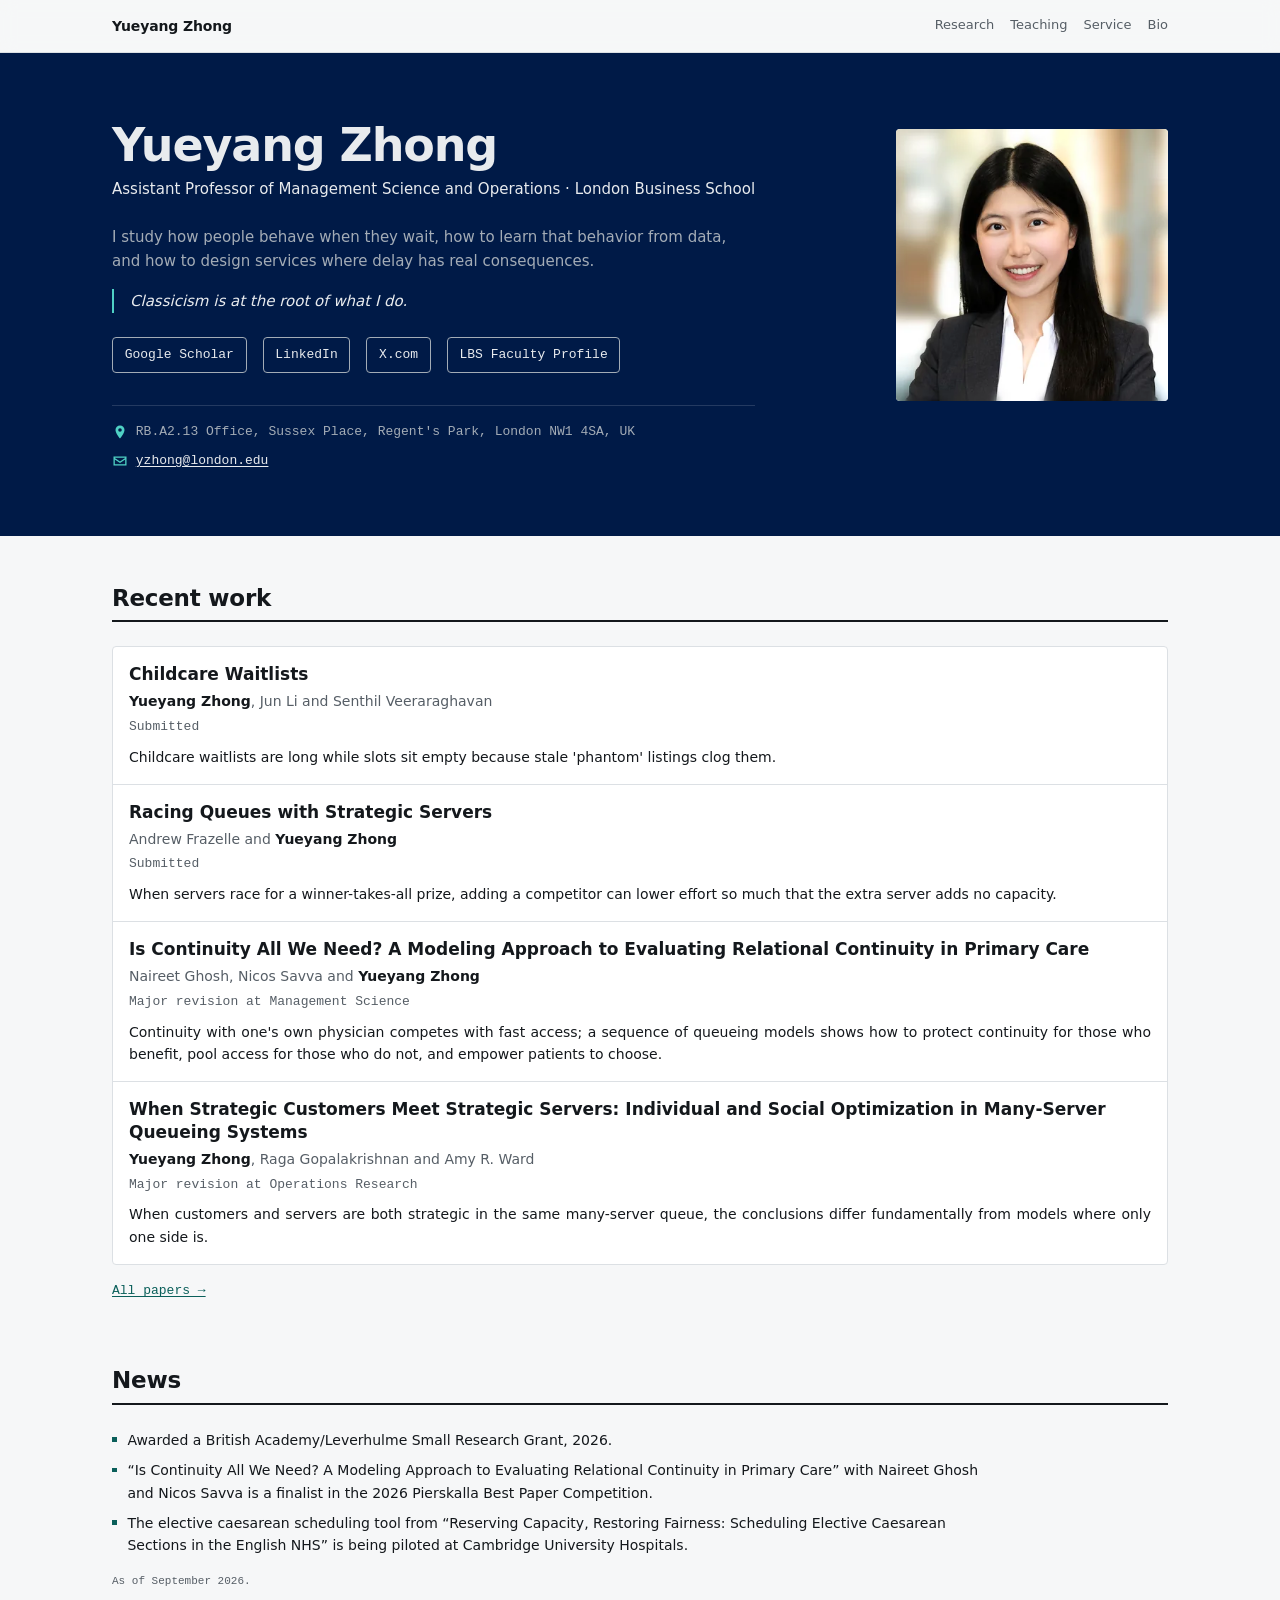
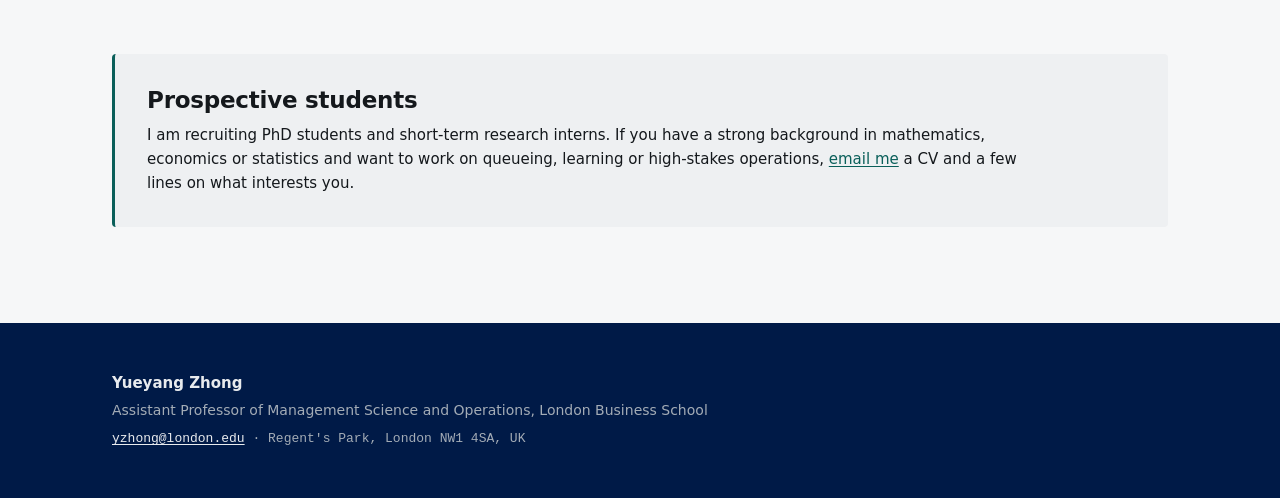
<file: index.html>
<!DOCTYPE html>
<html lang="en" data-design="samplepath">
<head>
<meta charset="utf-8">
<meta name="viewport" content="width=device-width, initial-scale=1">
<title>Yueyang Zhong — London Business School</title>
<meta name="description" content="Yueyang Zhong, Assistant Professor of Management Science and Operations, London Business School: behavior in queues, learning from data, service design.">
<link rel="canonical" href="https://yueyang-zhong.com/">
<meta property="og:type" content="website">
<meta property="og:site_name" content="Yueyang Zhong">
<meta property="og:locale" content="en_GB">
<meta property="og:title" content="Yueyang Zhong — London Business School">
<meta property="og:description" content="Yueyang Zhong, Assistant Professor of Management Science and Operations, London Business School: behavior in queues, learning from data, service design.">
<meta property="og:url" content="https://yueyang-zhong.com/">
<meta property="og:image" content="https://yueyang-zhong.com/img/og-card.png">
<meta property="og:image:type" content="image/png">
<meta property="og:image:width" content="1200">
<meta property="og:image:height" content="630">
<meta property="og:image:alt" content="Yueyang Zhong, Assistant Professor of Management Science and Operations, London Business School. A simulated queue-length path is drawn across a dark card.">
<meta name="twitter:card" content="summary_large_image">
<meta name="twitter:creator" content="@yueyang_zhong">
<meta name="twitter:image" content="https://yueyang-zhong.com/img/og-card.png">
<meta name="twitter:image:alt" content="Yueyang Zhong, Assistant Professor of Management Science and Operations, London Business School. A simulated queue-length path is drawn across a dark card.">
<link rel="icon" href="/favicon.svg" type="image/svg+xml">
<link rel="icon" href="/favicon.ico" sizes="16x16 32x32 48x48">
<link rel="apple-touch-icon" href="/apple-touch-icon.png">
<link rel="stylesheet" href="/styles.css">
<script type="application/ld+json">
{"@context":"https://schema.org","@graph":[{"@type":"WebSite","@id":"https://yueyang-zhong.com/#website","url":"https://yueyang-zhong.com/","name":"Yueyang Zhong","inLanguage":"en","publisher":{"@id":"https://yueyang-zhong.com/#person"}},{"@type":"Person","@id":"https://yueyang-zhong.com/#person","name":"Yueyang Zhong","url":"https://yueyang-zhong.com/","jobTitle":"Assistant Professor of Management Science and Operations","email":"mailto:yzhong@london.edu","address":"Regent's Park, London NW1 4SA, UK","description":"Yueyang Zhong, Assistant Professor of Management Science and Operations, London Business School: behavior in queues, learning from data, service design.","image":{"@type":"ImageObject","url":"https://yueyang-zhong.com/img/portrait-720.jpg","width":720,"height":576},"affiliation":{"@type":"Organization","name":"Management Science and Operations","url":"https://www.london.edu/faculty-and-research/management-science-and-operations","parentOrganization":{"@type":"CollegeOrUniversity","name":"London Business School","url":"https://www.london.edu"}},"alumniOf":[{"@type":"CollegeOrUniversity","name":"The University of Chicago Booth School of Business"},{"@type":"CollegeOrUniversity","name":"Tsinghua University"}],"knowsAbout":["Behavioral and strategic queueing","Learning in queues","High-stakes operations in congested systems","Information and mechanism design"],"sameAs":["https://scholar.google.com/citations?user=4BiTj6sAAAAJ&hl=en","https://www.london.edu/faculty-and-research/faculty-profiles/y/yueyang-zhong","https://www.linkedin.com/in/yueyang-zhong/","https://x.com/yueyang_zhong/"]}]}
</script>
</head>
<body>
<a class="skip" href="#main">Skip to content</a>

<header class="masthead"><div class="wrap">
  <a class="wordmark" href="/">Yueyang Zhong</a>
  <nav aria-label="Primary">
    <a href="/research/">Research</a>
    <a href="/teaching/">Teaching</a>
    <a href="/service/">Service</a>
    <a href="/bio/">Bio</a>
  </nav>
</div></header>

<main id="main">
<div class="band plain">
  <div class="wrap">
    <div class="herogrid">
      <div class="herotext">
        <h1>Yueyang Zhong</h1>
        <p class="affil">Assistant Professor of Management Science and Operations &middot; London Business School</p>
        <p class="identity">I study how people behave when they wait, how to learn that behavior from data, and how to design services where delay has real consequences.</p>
        <p class="motto">Classicism is at the root of what I do.</p>

        <nav class="actions" aria-label="Profiles elsewhere">
          <a href="https://scholar.google.com/citations?user=4BiTj6sAAAAJ&amp;hl=en" target="_blank" rel="noopener">Google Scholar</a>
          <a href="https://www.linkedin.com/in/yueyang-zhong/" target="_blank" rel="noopener">LinkedIn</a>
          <a href="https://x.com/yueyang_zhong/" target="_blank" rel="noopener">X.com</a>
          <a href="https://www.london.edu/faculty-and-research/faculty-profiles/y/yueyang-zhong" target="_blank" rel="noopener">LBS Faculty Profile</a>
        </nav>

        <ul class="contactlines">
          <li>
            <svg class="ico" viewBox="0 0 16 16" width="16" height="16" aria-hidden="true" focusable="false"><path d="M8 1.5a4.5 4.5 0 0 0-4.5 4.5c0 3.4 4.5 8.5 4.5 8.5s4.5-5.1 4.5-8.5A4.5 4.5 0 0 0 8 1.5Zm0 6.3a1.8 1.8 0 1 1 0-3.6 1.8 1.8 0 0 1 0 3.6Z"/></svg>
<span>RB.A2.13 Office, Sussex Place, Regent&#39;s Park, London NW1 4SA, UK</span>          </li>
          <li>
            <svg class="ico" viewBox="0 0 16 16" width="16" height="16" aria-hidden="true" focusable="false"><path d="M1.5 3.5h13v9h-13v-9Zm1.3 1.2v.4L8 8.6l5.2-3.5v-.4H2.8Zm0 1.9v4.7h10.4V6.6L8 10.1 2.8 6.6Z"/></svg>
<a href="mailto:yzhong@london.edu">yzhong@london.edu</a>          </li>
        </ul>
      </div>
      <picture class="portrait"><source type="image/webp" srcset="/img/portrait-240.webp 240w, /img/portrait-480.webp 480w, /img/portrait-720.webp 720w" sizes="(min-width: 52rem) 17rem, 9.5rem"><img src="/img/portrait-480.jpg" srcset="/img/portrait-240.jpg 240w, /img/portrait-480.jpg 480w, /img/portrait-720.jpg 720w" sizes="(min-width: 52rem) 17rem, 9.5rem" width="480" height="384" alt="Portrait of Yueyang Zhong" decoding="async"></picture>
    </div>
  </div>
</div>
<div class="wrap"><div class="page">

  <section class="section">
    <h2>Recent work</h2>
    <ul class="picks">
      <li>
        <h3><a href="/research/#phantom-waitlists-childcare">Childcare Waitlists</a></h3>
        <p class="authors"><span class="au-self">Yueyang Zhong</span>, Jun Li and Senthil Veeraraghavan</p>
        <p class="statusline">Submitted</p>
        <p class="hook">Childcare waitlists are long while slots sit empty because stale &#39;phantom&#39; listings clog them.</p>
      </li>
      <li>
        <h3><a href="/research/#racing-queues-strategic-servers">Racing Queues with Strategic Servers</a></h3>
        <p class="authors">Andrew Frazelle and <span class="au-self">Yueyang Zhong</span></p>
        <p class="statusline">Submitted</p>
        <p class="hook">When servers race for a winner-takes-all prize, adding a competitor can lower effort so much that the extra server adds no capacity.</p>
      </li>
      <li>
        <h3><a href="/research/#is-continuity-all-we-need">Is Continuity All We Need? A Modeling Approach to Evaluating Relational Continuity in Primary Care</a></h3>
        <p class="authors">Naireet Ghosh, Nicos Savva and <span class="au-self">Yueyang Zhong</span></p>
        <p class="statusline">Major revision at Management Science</p>
        <p class="hook">Continuity with one&#39;s own physician competes with fast access; a sequence of queueing models shows how to protect continuity for those who benefit, pool access for those who do not, and empower patients to choose.</p>
      </li>
      <li>
        <h3><a href="/research/#strategic-customers-meet-strategic-servers">When Strategic Customers Meet Strategic Servers: Individual and Social Optimization in Many-Server Queueing Systems</a></h3>
        <p class="authors"><span class="au-self">Yueyang Zhong</span>, Raga Gopalakrishnan and Amy R. Ward</p>
        <p class="statusline">Major revision at Operations Research</p>
        <p class="hook">When customers and servers are both strategic in the same many-server queue, the conclusions differ fundamentally from models where only one side is.</p>
      </li>
    </ul>
    <p class="morelink"><a href="/research/">All papers →</a></p>
  </section>

  <section class="section">
    <h2>News</h2>
    <ul class="nowlist">
      <li>Awarded a British Academy/Leverhulme Small Research Grant, 2026.</li>
      <li>“Is Continuity All We Need? A Modeling Approach to Evaluating Relational Continuity in Primary Care” with Naireet Ghosh and Nicos Savva is a finalist in the 2026 Pierskalla Best Paper Competition.</li>
      <li>The elective caesarean scheduling tool from “Reserving Capacity, Restoring Fairness: Scheduling Elective Caesarean Sections in the English NHS” is being piloted at Cambridge University Hospitals.</li>
    </ul>
    <p class="asof">As of September 2026.</p>
  </section>

<section class="cta">
  <h2>Prospective students</h2>
  <p>I am recruiting PhD students and short-term research interns. If you have a strong background in mathematics, economics or statistics and want to work on queueing, learning or high-stakes operations, <a href="mailto:yzhong@london.edu">email me</a> a CV and a few lines on what interests you.</p>
</section>

</div></div>
</main>

<footer class="footer"><div class="wrap">
  <div>
    <p class="fname">Yueyang Zhong</p>
    <p class="frole">Assistant Professor of Management Science and Operations, London Business School</p>
    <p class="fmeta"><a href="mailto:yzhong@london.edu">yzhong@london.edu</a> &middot; Regent&#39;s Park, London NW1 4SA, UK</p>
  </div>
</div></footer>
<script>
/* The old site faked navigation with #fragments, which are still in inboxes and
   in Google's index. A fragment never reaches the server, so this is the only
   place the mapping can happen. With JS off the reader stays on the home page,
   which is a fair destination for all four. Nothing else on the site uses JS. */
(function () {
  var map = {"#bio": "/bio/", "#research": "/research/", "#services": "/service/", "#teaching": "/teaching/"};
  var to = map[(window.location.hash || "").toLowerCase()];
  if (to) { window.location.replace(to); }
})();
</script>
</body>
</html>
</file>
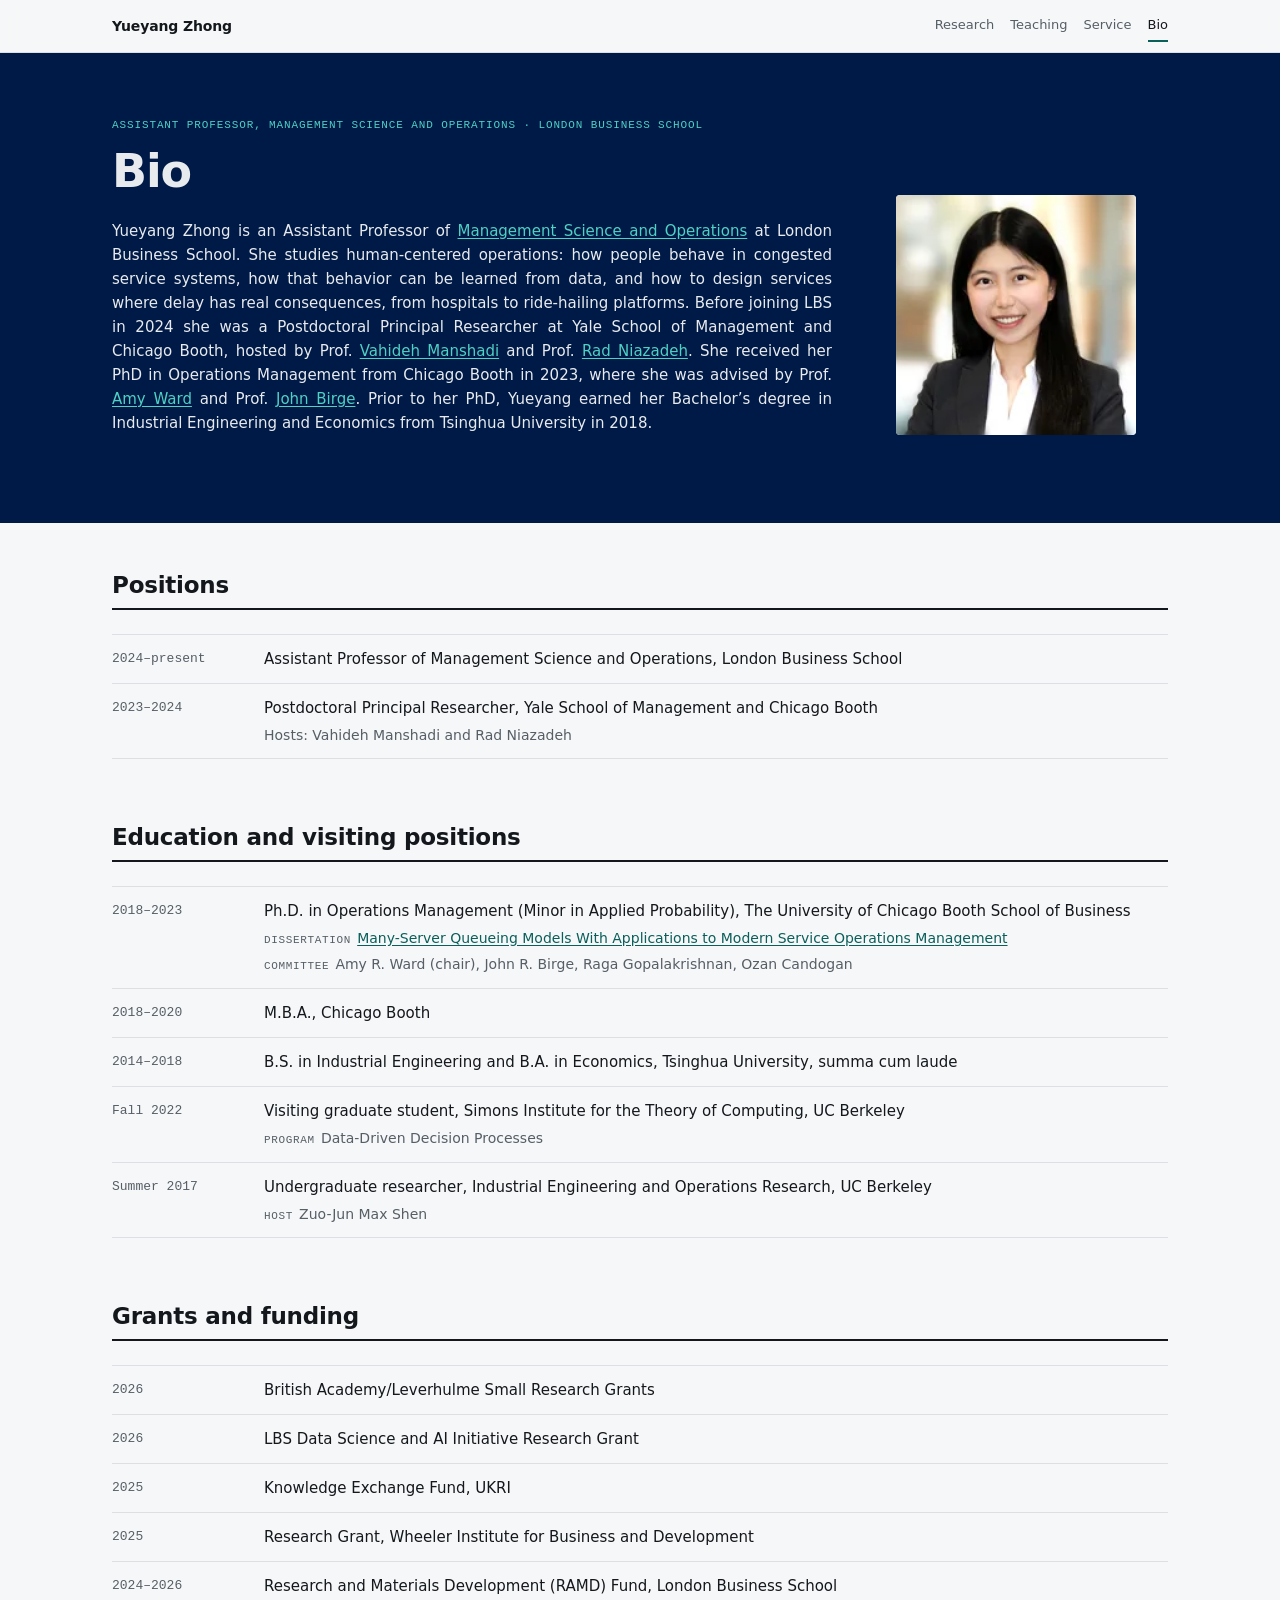
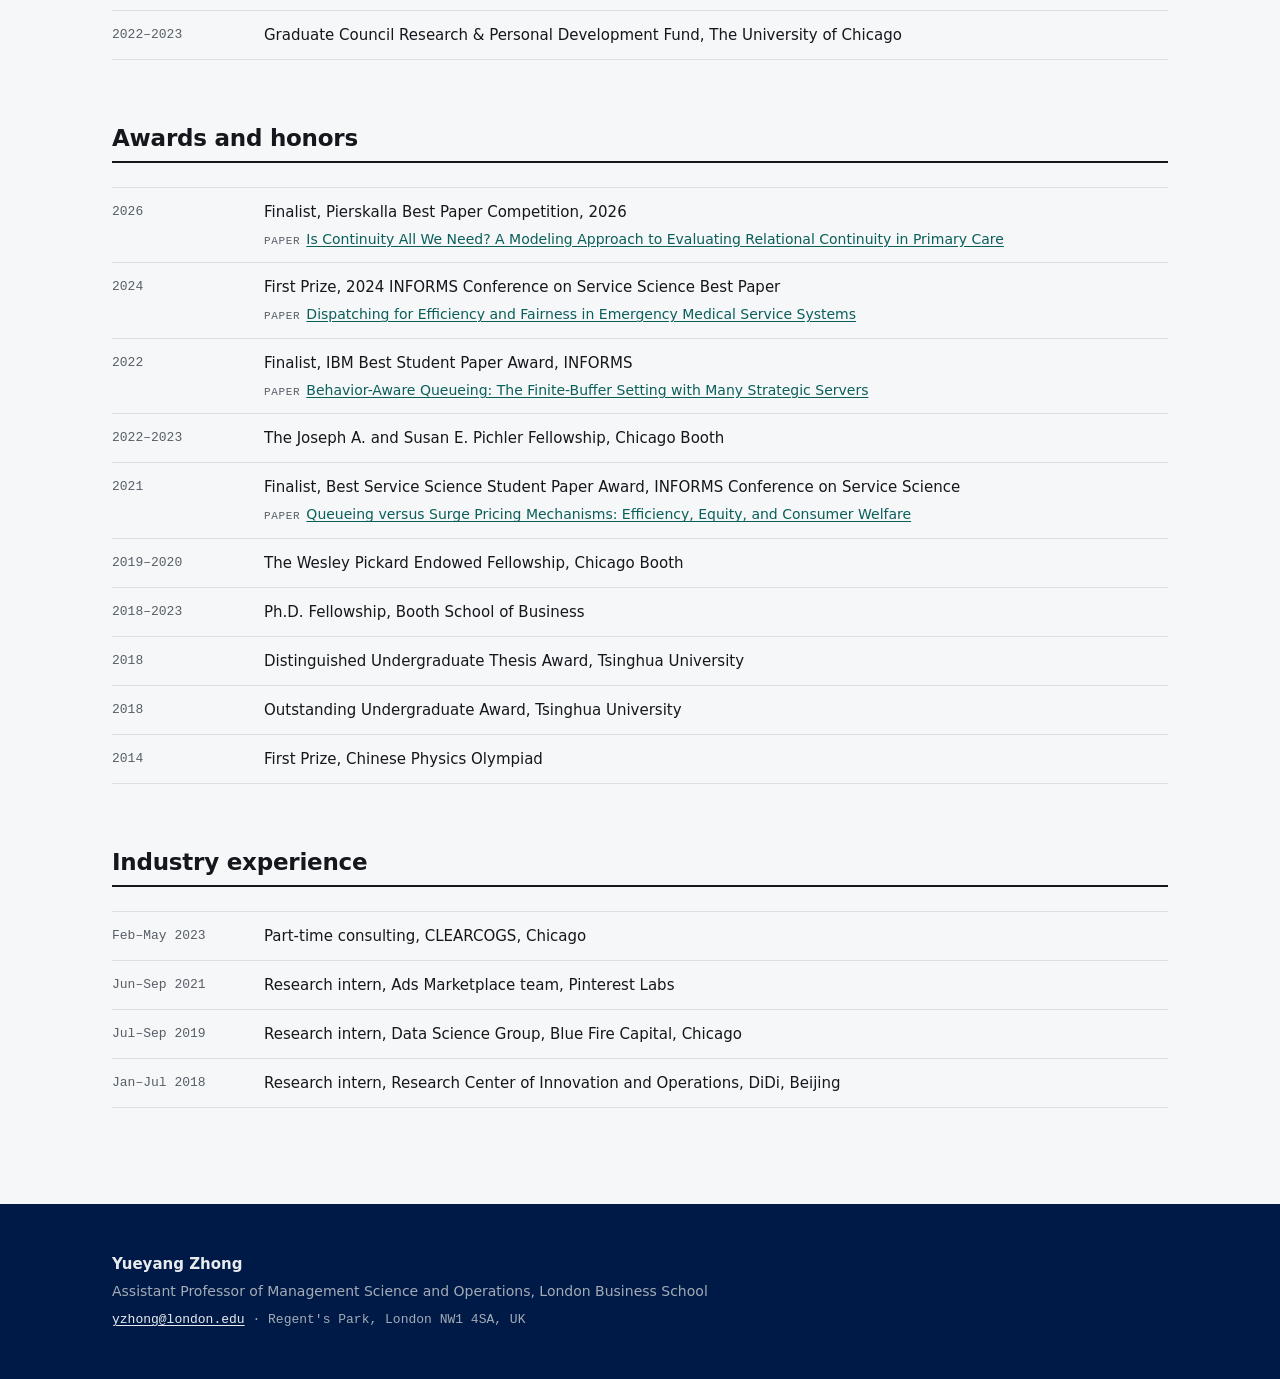
<file: bio/index.html>
<!DOCTYPE html>
<html lang="en" data-design="samplepath">
<head>
<meta charset="utf-8">
<meta name="viewport" content="width=device-width, initial-scale=1">
<title>Bio — Yueyang Zhong</title>
<meta name="description" content="Yueyang Zhong&#39;s bio: positions at London Business School, Yale SOM and Chicago Booth, education, awards, grants and industry experience.">
<link rel="canonical" href="https://yueyang-zhong.com/bio/">
<meta property="og:type" content="website">
<meta property="og:site_name" content="Yueyang Zhong">
<meta property="og:locale" content="en_GB">
<meta property="og:title" content="Bio — Yueyang Zhong">
<meta property="og:description" content="Yueyang Zhong&#39;s bio: positions at London Business School, Yale SOM and Chicago Booth, education, awards, grants and industry experience.">
<meta property="og:url" content="https://yueyang-zhong.com/bio/">
<meta property="og:image" content="https://yueyang-zhong.com/img/og-card.png">
<meta property="og:image:type" content="image/png">
<meta property="og:image:width" content="1200">
<meta property="og:image:height" content="630">
<meta property="og:image:alt" content="Yueyang Zhong, Assistant Professor of Management Science and Operations, London Business School. A simulated queue-length path is drawn across a dark card.">
<meta name="twitter:card" content="summary_large_image">
<meta name="twitter:creator" content="@yueyang_zhong">
<meta name="twitter:image" content="https://yueyang-zhong.com/img/og-card.png">
<meta name="twitter:image:alt" content="Yueyang Zhong, Assistant Professor of Management Science and Operations, London Business School. A simulated queue-length path is drawn across a dark card.">
<link rel="icon" href="/favicon.svg" type="image/svg+xml">
<link rel="icon" href="/favicon.ico" sizes="16x16 32x32 48x48">
<link rel="apple-touch-icon" href="/apple-touch-icon.png">
<link rel="stylesheet" href="/styles.css">
</head>
<body>
<a class="skip" href="#main">Skip to content</a>

<header class="masthead"><div class="wrap">
  <a class="wordmark" href="/">Yueyang Zhong</a>
  <nav aria-label="Primary">
    <a href="/research/">Research</a>
    <a href="/teaching/">Teaching</a>
    <a href="/service/">Service</a>
    <a href="/bio/" aria-current="page">Bio</a>
  </nav>
</div></header>

<main id="main">
<div class="band plain">
  <div class="wrap">
    <p class="kicker">Assistant Professor, Management Science and Operations · London Business School</p>
    <h1>Bio</h1>
    <div class="herogrid">
      <p class="lede">Yueyang Zhong is an Assistant Professor of <a href="https://www.london.edu/faculty-and-research/management-science-and-operations" rel="noopener">Management Science and Operations</a> at London Business School. She studies human-centered operations: how people behave in congested service systems, how that behavior can be learned from data, and how to design services where delay has real consequences, from hospitals to ride-hailing platforms. Before joining LBS in 2024 she was a Postdoctoral Principal Researcher at Yale School of Management and Chicago Booth, hosted by Prof. <a href="https://vahideh-manshadi.com/" rel="noopener">Vahideh Manshadi</a> and Prof. <a href="https://faculty.chicagobooth.edu/rad-niazadeh" rel="noopener">Rad Niazadeh</a>. She received her PhD in Operations Management from Chicago Booth in 2023, where she was advised by Prof. <a href="https://www.chicagobooth.edu/faculty/directory/w/amy-ward" rel="noopener">Amy Ward</a> and Prof. <a href="https://www.chicagobooth.edu/faculty/directory/b/john-r-birge" rel="noopener">John Birge</a>. Prior to her PhD, Yueyang earned her Bachelor’s degree in Industrial Engineering and Economics from Tsinghua University in 2018.</p>
      <picture class="portrait biophoto"><source type="image/webp" srcset="/img/portrait-240.webp 240w, /img/portrait-480.webp 480w, /img/portrait-720.webp 720w" sizes="(min-width: 40rem) 15rem, 9.5rem"><img src="/img/portrait-480.jpg" srcset="/img/portrait-240.jpg 240w, /img/portrait-480.jpg 480w, /img/portrait-720.jpg 720w" sizes="(min-width: 40rem) 15rem, 9.5rem" width="480" height="384" alt="Portrait of Yueyang Zhong" decoding="async"></picture>
    </div>
  </div>
</div>
<div class="wrap"><div class="page">

  <section class="section">
    <h2>Positions</h2>
    <ul class="rows">
      <li>
        <span class="rk">2024–present</span>
        <div class="rv">
          <p>Assistant Professor of Management Science and Operations, London Business School</p>
        </div>
      </li>
      <li>
        <span class="rk">2023–2024</span>
        <div class="rv">
          <p>Postdoctoral Principal Researcher, Yale School of Management and Chicago Booth</p>
          <p class="sub">Hosts: Vahideh Manshadi and Rad Niazadeh</p>
        </div>
      </li>
    </ul>
  </section>

  <section class="section">
    <h2>Education and visiting positions</h2>
    <ul class="rows">
      <li>
        <span class="rk">2018–2023</span>
        <div class="rv">
          <p>Ph.D. in Operations Management (Minor in Applied Probability), The University of Chicago Booth School of Business</p>
          <p class="sub"><span class="sub-k">Dissertation</span><a href="https://www.proquest.com/docview/2901404282/CDEAA1D0E7FA41DDPQ" rel="noopener">Many-Server Queueing Models With Applications to Modern Service Operations Management</a></p>
          <p class="sub"><span class="sub-k">Committee</span>Amy R. Ward (chair), John R. Birge, Raga Gopalakrishnan, Ozan Candogan</p>
        </div>
      </li>
      <li>
        <span class="rk">2018–2020</span>
        <div class="rv">
          <p>M.B.A., Chicago Booth</p>
        </div>
      </li>
      <li>
        <span class="rk">2014–2018</span>
        <div class="rv">
          <p>B.S. in Industrial Engineering and B.A. in Economics, Tsinghua University, summa cum laude</p>
        </div>
      </li>
      <li>
        <span class="rk">Fall 2022</span>
        <div class="rv">
          <p>Visiting graduate student, Simons Institute for the Theory of Computing, UC Berkeley</p>
          <p class="sub"><span class="sub-k">Program</span>Data-Driven Decision Processes</p>
        </div>
      </li>
      <li>
        <span class="rk">Summer 2017</span>
        <div class="rv">
          <p>Undergraduate researcher, Industrial Engineering and Operations Research, UC Berkeley</p>
          <p class="sub"><span class="sub-k">Host</span>Zuo-Jun Max Shen</p>
        </div>
      </li>
    </ul>
  </section>

  <section class="section" id="grants">
    <h2>Grants and funding</h2>
    <ul class="rows">
      <li>
        <span class="rk">2026</span>
        <div class="rv">
          <p>British Academy/Leverhulme Small Research Grants</p>
        </div>
      </li>
      <li>
        <span class="rk">2026</span>
        <div class="rv">
          <p>LBS Data Science and AI Initiative Research Grant</p>
        </div>
      </li>
      <li>
        <span class="rk">2025</span>
        <div class="rv">
          <p>Knowledge Exchange Fund, UKRI</p>
        </div>
      </li>
      <li>
        <span class="rk">2025</span>
        <div class="rv">
          <p>Research Grant, Wheeler Institute for Business and Development</p>
        </div>
      </li>
      <li>
        <span class="rk">2024–2026</span>
        <div class="rv">
          <p>Research and Materials Development (RAMD) Fund, London Business School</p>
        </div>
      </li>
      <li>
        <span class="rk">2022–2023</span>
        <div class="rv">
          <p>Graduate Council Research &amp; Personal Development Fund, The University of Chicago</p>
        </div>
      </li>
    </ul>
  </section>
  <section class="section" id="awards">
    <h2>Awards and honors</h2>
    <ul class="rows">
      <li>
        <span class="rk">2026</span>
        <div class="rv">
          <p>Finalist, Pierskalla Best Paper Competition, 2026</p>
          <p class="sub"><span class="sub-k">Paper</span><a href="/research/#is-continuity-all-we-need">Is Continuity All We Need? A Modeling Approach to Evaluating Relational Continuity in Primary Care</a></p>
        </div>
      </li>
      <li>
        <span class="rk">2024</span>
        <div class="rv">
          <p>First Prize, 2024 INFORMS Conference on Service Science Best Paper</p>
          <p class="sub"><span class="sub-k">Paper</span><a href="/research/#dispatching-efficiency-fairness-ems">Dispatching for Efficiency and Fairness in Emergency Medical Service Systems</a></p>
        </div>
      </li>
      <li>
        <span class="rk">2022</span>
        <div class="rv">
          <p>Finalist, IBM Best Student Paper Award, INFORMS</p>
          <p class="sub"><span class="sub-k">Paper</span><a href="/research/#behavior-aware-queueing-finite-buffer">Behavior-Aware Queueing: The Finite-Buffer Setting with Many Strategic Servers</a></p>
        </div>
      </li>
      <li>
        <span class="rk">2022–2023</span>
        <div class="rv">
          <p>The Joseph A. and Susan E. Pichler Fellowship, Chicago Booth</p>
        </div>
      </li>
      <li>
        <span class="rk">2021</span>
        <div class="rv">
          <p>Finalist, Best Service Science Student Paper Award, INFORMS Conference on Service Science</p>
          <p class="sub"><span class="sub-k">Paper</span><a href="/research/#queueing-versus-surge-pricing">Queueing versus Surge Pricing Mechanisms: Efficiency, Equity, and Consumer Welfare</a></p>
        </div>
      </li>
      <li>
        <span class="rk">2019–2020</span>
        <div class="rv">
          <p>The Wesley Pickard Endowed Fellowship, Chicago Booth</p>
        </div>
      </li>
      <li>
        <span class="rk">2018–2023</span>
        <div class="rv">
          <p>Ph.D. Fellowship, Booth School of Business</p>
        </div>
      </li>
      <li>
        <span class="rk">2018</span>
        <div class="rv">
          <p>Distinguished Undergraduate Thesis Award, Tsinghua University</p>
        </div>
      </li>
      <li>
        <span class="rk">2018</span>
        <div class="rv">
          <p>Outstanding Undergraduate Award, Tsinghua University</p>
        </div>
      </li>
      <li>
        <span class="rk">2014</span>
        <div class="rv">
          <p>First Prize, Chinese Physics Olympiad</p>
        </div>
      </li>
    </ul>
  </section>

  <section class="section">
    <h2>Industry experience</h2>
    <ul class="rows">
      <li>
        <span class="rk">Feb–May 2023</span>
        <div class="rv"><p>Part-time consulting, CLEARCOGS, Chicago</p></div>
      </li>
      <li>
        <span class="rk">Jun–Sep 2021</span>
        <div class="rv"><p>Research intern, Ads Marketplace team, Pinterest Labs</p></div>
      </li>
      <li>
        <span class="rk">Jul–Sep 2019</span>
        <div class="rv"><p>Research intern, Data Science Group, Blue Fire Capital, Chicago</p></div>
      </li>
      <li>
        <span class="rk">Jan–Jul 2018</span>
        <div class="rv"><p>Research intern, Research Center of Innovation and Operations, DiDi, Beijing</p></div>
      </li>
    </ul>
  </section>

</div></div>
</main>

<footer class="footer"><div class="wrap">
  <div>
    <p class="fname">Yueyang Zhong</p>
    <p class="frole">Assistant Professor of Management Science and Operations, London Business School</p>
    <p class="fmeta"><a href="mailto:yzhong@london.edu">yzhong@london.edu</a> &middot; Regent&#39;s Park, London NW1 4SA, UK</p>
  </div>
</div></footer>
</body>
</html>
</file>
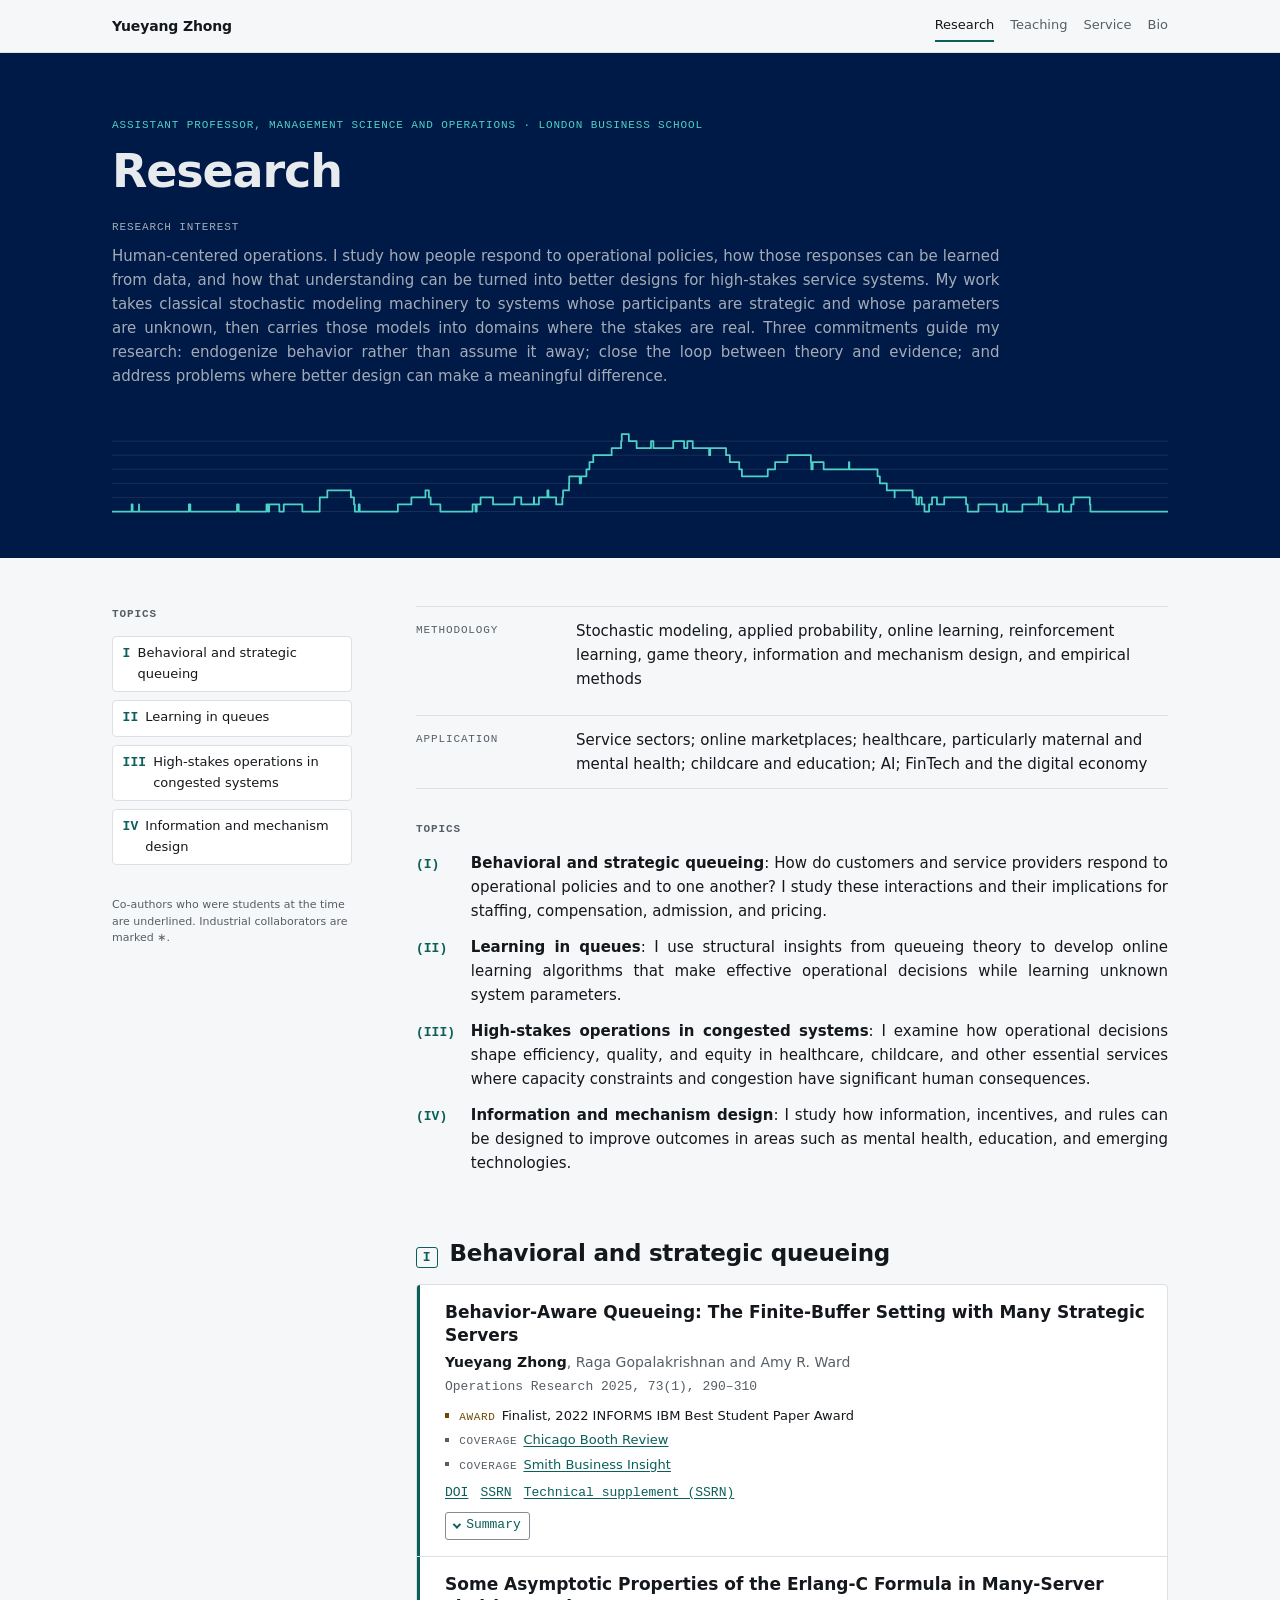
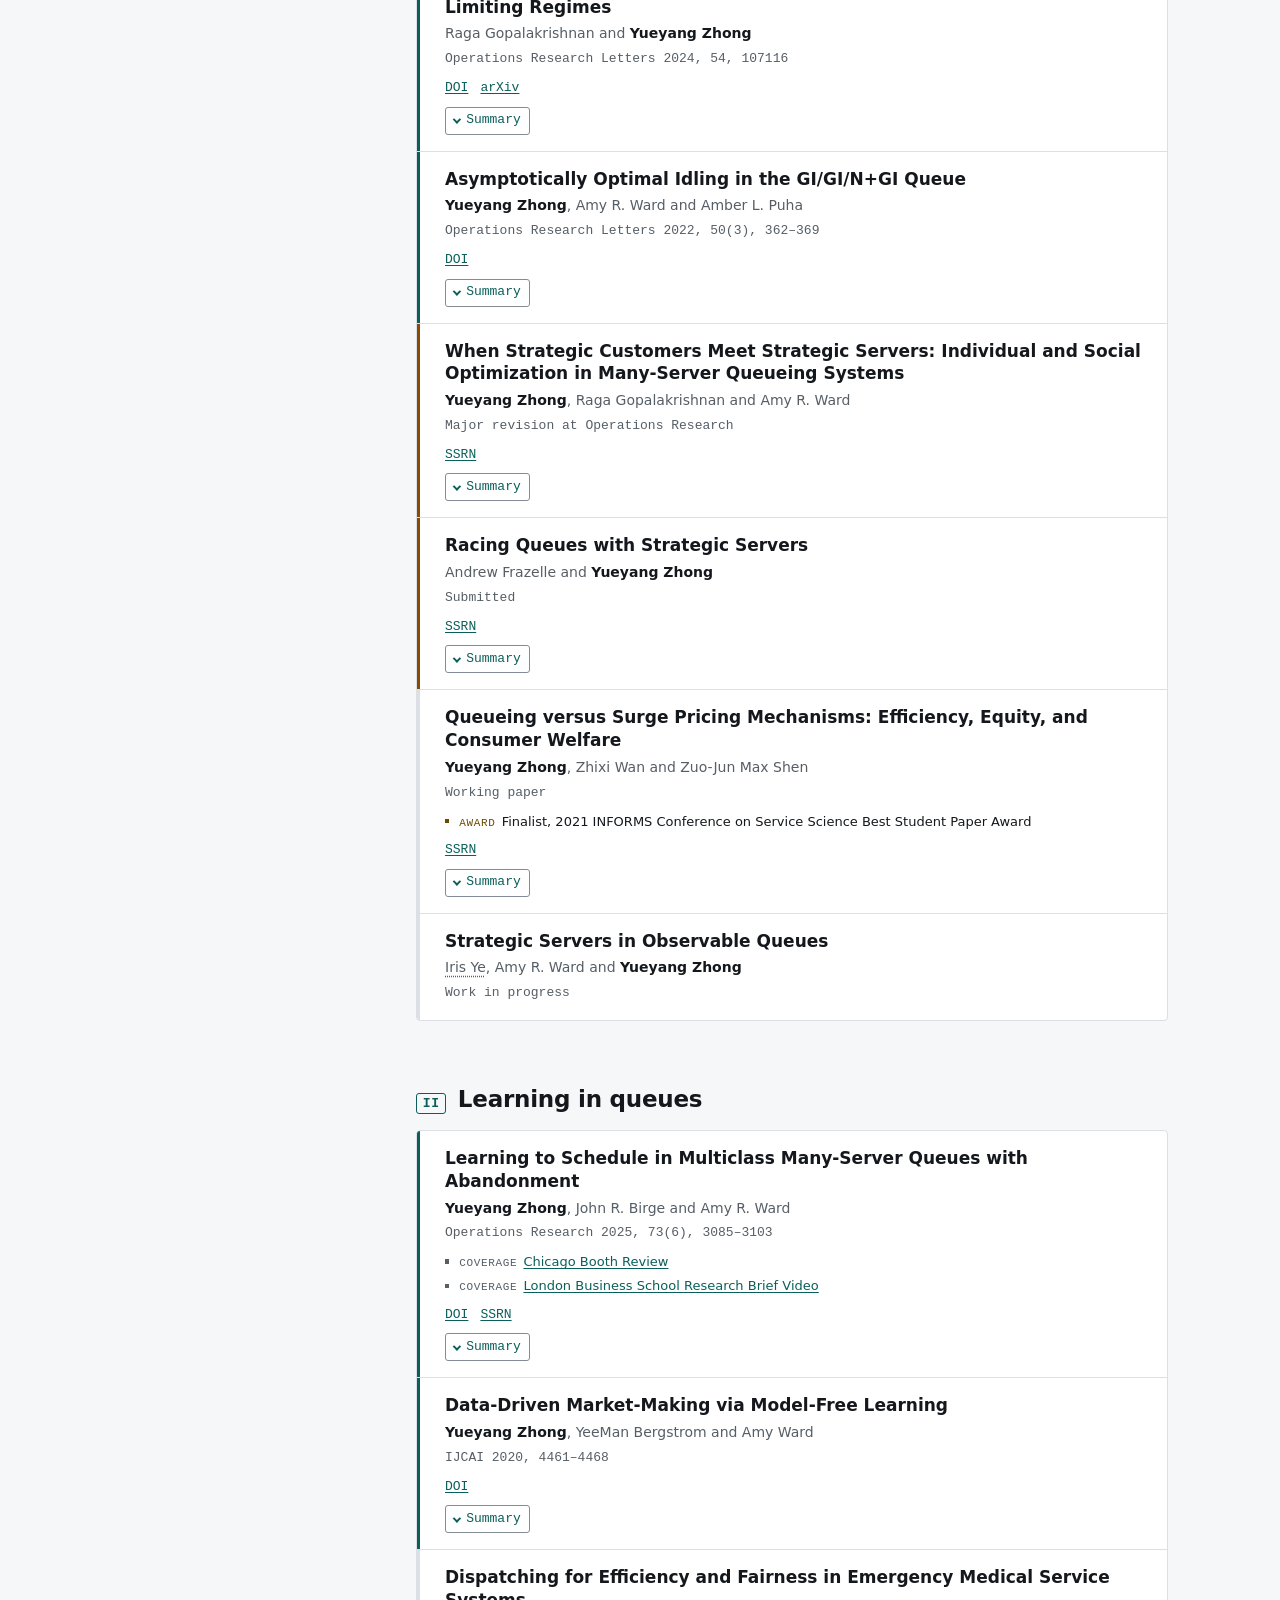
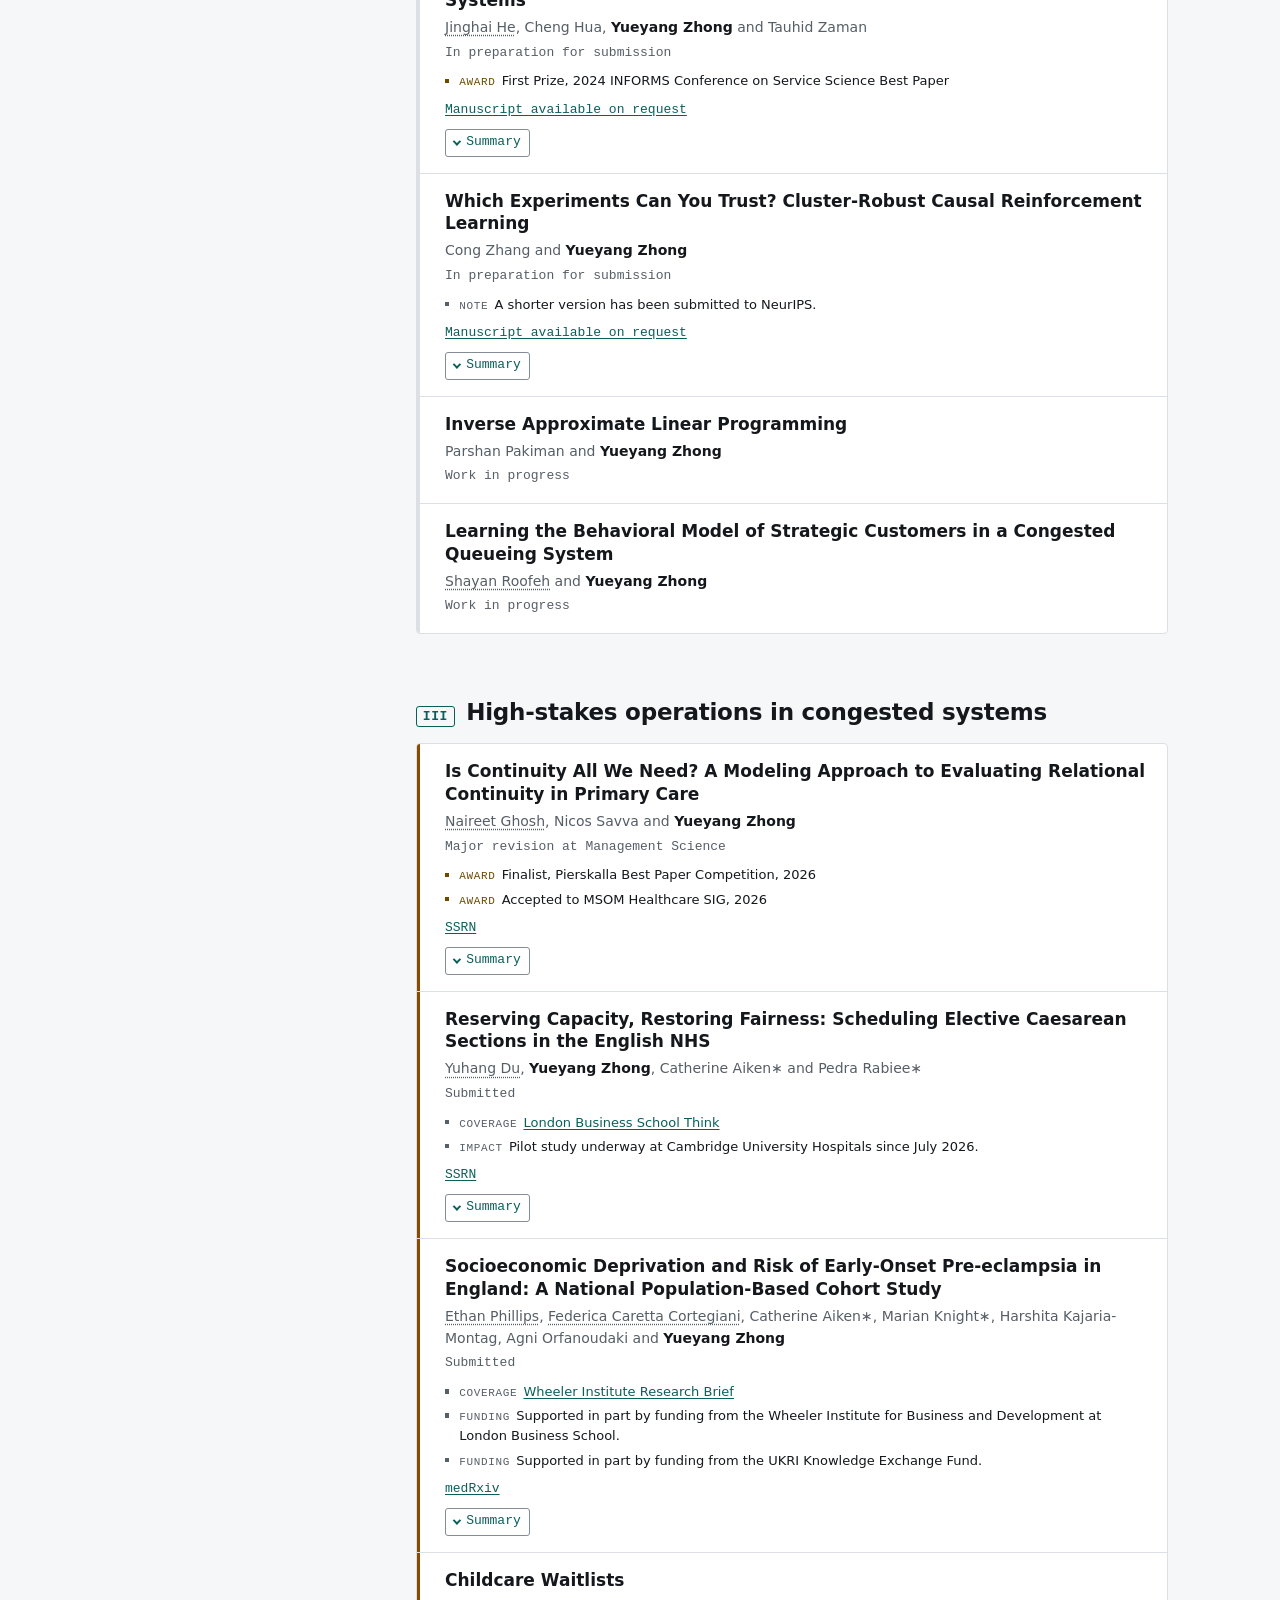
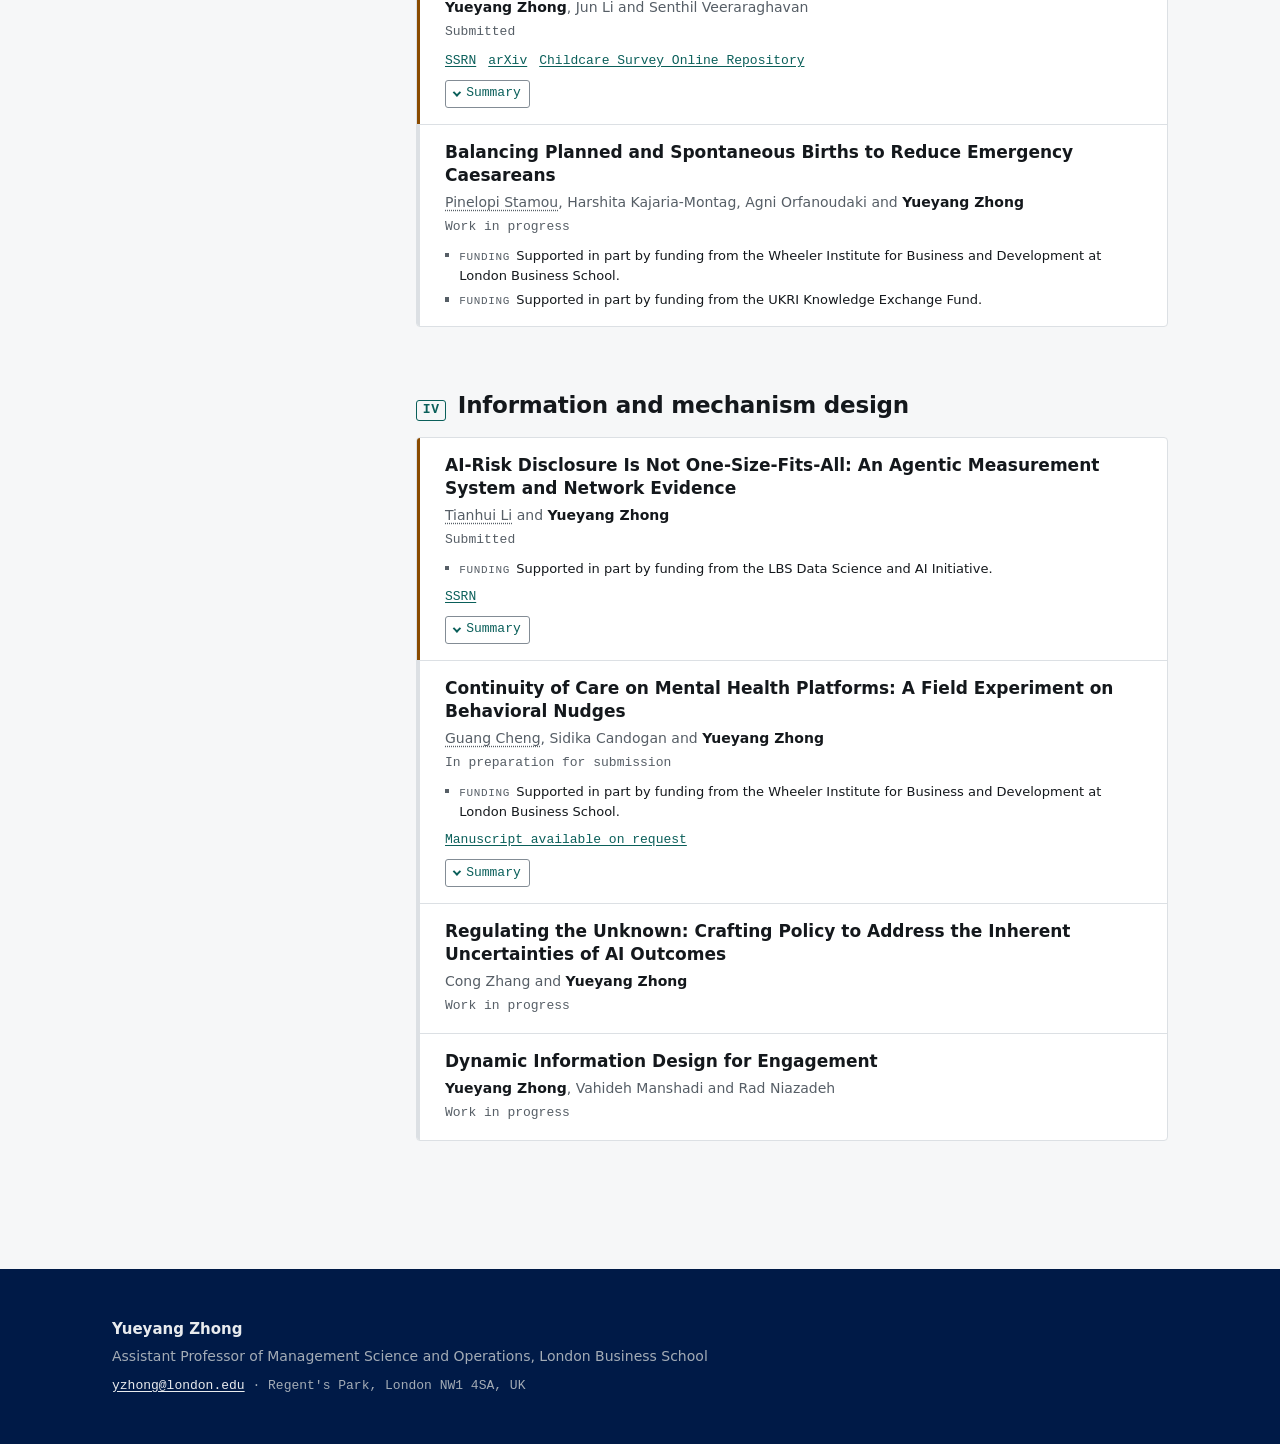
<file: research/index.html>
<!DOCTYPE html>
<html lang="en" data-design="samplepath">
<head>
<meta charset="utf-8">
<meta name="viewport" content="width=device-width, initial-scale=1">
<title>Research — Yueyang Zhong</title>
<meta name="description" content="Yueyang Zhong&#39;s research: behavioral and strategic queueing, learning in queues, high-stakes congested systems, information and mechanism design.">
<link rel="canonical" href="https://yueyang-zhong.com/research/">
<meta property="og:type" content="website">
<meta property="og:site_name" content="Yueyang Zhong">
<meta property="og:locale" content="en_GB">
<meta property="og:title" content="Research — Yueyang Zhong">
<meta property="og:description" content="Yueyang Zhong&#39;s research: behavioral and strategic queueing, learning in queues, high-stakes congested systems, information and mechanism design.">
<meta property="og:url" content="https://yueyang-zhong.com/research/">
<meta property="og:image" content="https://yueyang-zhong.com/img/og-card.png">
<meta property="og:image:type" content="image/png">
<meta property="og:image:width" content="1200">
<meta property="og:image:height" content="630">
<meta property="og:image:alt" content="Yueyang Zhong, Assistant Professor of Management Science and Operations, London Business School. A simulated queue-length path is drawn across a dark card.">
<meta name="twitter:card" content="summary_large_image">
<meta name="twitter:creator" content="@yueyang_zhong">
<meta name="twitter:image" content="https://yueyang-zhong.com/img/og-card.png">
<meta name="twitter:image:alt" content="Yueyang Zhong, Assistant Professor of Management Science and Operations, London Business School. A simulated queue-length path is drawn across a dark card.">
<link rel="icon" href="/favicon.svg" type="image/svg+xml">
<link rel="icon" href="/favicon.ico" sizes="16x16 32x32 48x48">
<link rel="apple-touch-icon" href="/apple-touch-icon.png">
<link rel="stylesheet" href="/styles.css">
<script type="application/ld+json">
{"@context":"https://schema.org","@type":"CollectionPage","@id":"https://yueyang-zhong.com/research/","url":"https://yueyang-zhong.com/research/","name":"Research — Yueyang Zhong","description":"Yueyang Zhong's research: behavioral and strategic queueing, learning in queues, high-stakes congested systems, information and mechanism design.","isPartOf":{"@id":"https://yueyang-zhong.com/#website"},"about":{"@id":"https://yueyang-zhong.com/#person"},"inLanguage":"en","mainEntity":{"@type":"ItemList","numberOfItems":22,"itemListElement":[{"@type":"ListItem","position":1,"item":{"@type":"ScholarlyArticle","url":"https://yueyang-zhong.com/research/#behavior-aware-queueing-finite-buffer","name":"Behavior-Aware Queueing: The Finite-Buffer Setting with Many Strategic Servers","author":[{"@type":"Person","name":"Yueyang Zhong","@id":"https://yueyang-zhong.com/#person"},{"@type":"Person","name":"Raga Gopalakrishnan"},{"@type":"Person","name":"Amy R. Ward"}],"creativeWorkStatus":"Published","datePublished":"2025","isPartOf":{"@type":"Periodical","name":"Operations Research"},"identifier":{"@type":"PropertyValue","propertyID":"DOI","value":"10.1287/opre.2023.2487"},"sameAs":["https://doi.org/10.1287/opre.2023.2487","https://papers.ssrn.com/sol3/papers.cfm?abstract_id=3633435","https://ssrn.com/abstract=4430477"],"award":"Finalist, 2022 INFORMS IBM Best Student Paper Award"}},{"@type":"ListItem","position":2,"item":{"@type":"ScholarlyArticle","url":"https://yueyang-zhong.com/research/#erlang-c-asymptotic-properties","name":"Some Asymptotic Properties of the Erlang-C Formula in Many-Server Limiting Regimes","author":[{"@type":"Person","name":"Raga Gopalakrishnan"},{"@type":"Person","name":"Yueyang Zhong","@id":"https://yueyang-zhong.com/#person"}],"creativeWorkStatus":"Published","datePublished":"2024","isPartOf":{"@type":"Periodical","name":"Operations Research Letters"},"identifier":{"@type":"PropertyValue","propertyID":"DOI","value":"10.1016/j.orl.2024.107116"},"sameAs":["https://doi.org/10.1016/j.orl.2024.107116","https://arxiv.org/abs/2304.13845"]}},{"@type":"ListItem","position":3,"item":{"@type":"ScholarlyArticle","url":"https://yueyang-zhong.com/research/#asymptotically-optimal-idling","name":"Asymptotically Optimal Idling in the GI/GI/N+GI Queue","author":[{"@type":"Person","name":"Yueyang Zhong","@id":"https://yueyang-zhong.com/#person"},{"@type":"Person","name":"Amy R. Ward"},{"@type":"Person","name":"Amber L. Puha"}],"creativeWorkStatus":"Published","datePublished":"2022","isPartOf":{"@type":"Periodical","name":"Operations Research Letters"},"identifier":{"@type":"PropertyValue","propertyID":"DOI","value":"10.1016/j.orl.2022.04.005"},"sameAs":["https://doi.org/10.1016/j.orl.2022.04.005"]}},{"@type":"ListItem","position":4,"item":{"@type":"CreativeWork","url":"https://yueyang-zhong.com/research/#strategic-customers-meet-strategic-servers","name":"When Strategic Customers Meet Strategic Servers: Individual and Social Optimization in Many-Server Queueing Systems","author":[{"@type":"Person","name":"Yueyang Zhong","@id":"https://yueyang-zhong.com/#person"},{"@type":"Person","name":"Raga Gopalakrishnan"},{"@type":"Person","name":"Amy R. Ward"}],"creativeWorkStatus":"Major revision at Operations Research","sameAs":["https://ssrn.com/abstract=5805802"]}},{"@type":"ListItem","position":5,"item":{"@type":"CreativeWork","url":"https://yueyang-zhong.com/research/#racing-queues-strategic-servers","name":"Racing Queues with Strategic Servers","author":[{"@type":"Person","name":"Andrew Frazelle"},{"@type":"Person","name":"Yueyang Zhong","@id":"https://yueyang-zhong.com/#person"}],"creativeWorkStatus":"Submitted","sameAs":["https://ssrn.com/abstract=6806139"]}},{"@type":"ListItem","position":6,"item":{"@type":"CreativeWork","url":"https://yueyang-zhong.com/research/#queueing-versus-surge-pricing","name":"Queueing versus Surge Pricing Mechanisms: Efficiency, Equity, and Consumer Welfare","author":[{"@type":"Person","name":"Yueyang Zhong","@id":"https://yueyang-zhong.com/#person"},{"@type":"Person","name":"Zhixi Wan"},{"@type":"Person","name":"Zuo-Jun Max Shen"}],"creativeWorkStatus":"Working paper","sameAs":["https://ssrn.com/abstract=3699134"],"award":"Finalist, 2021 INFORMS Conference on Service Science Best Student Paper Award"}},{"@type":"ListItem","position":7,"item":{"@type":"CreativeWork","url":"https://yueyang-zhong.com/research/#strategic-servers-observable-queues","name":"Strategic Servers in Observable Queues","author":[{"@type":"Person","name":"Iris Ye"},{"@type":"Person","name":"Amy R. Ward"},{"@type":"Person","name":"Yueyang Zhong","@id":"https://yueyang-zhong.com/#person"}],"creativeWorkStatus":"Work in progress"}},{"@type":"ListItem","position":8,"item":{"@type":"ScholarlyArticle","url":"https://yueyang-zhong.com/research/#learning-to-schedule-multiclass-abandonment","name":"Learning to Schedule in Multiclass Many-Server Queues with Abandonment","author":[{"@type":"Person","name":"Yueyang Zhong","@id":"https://yueyang-zhong.com/#person"},{"@type":"Person","name":"John R. Birge"},{"@type":"Person","name":"Amy R. Ward"}],"creativeWorkStatus":"Published","datePublished":"2025","isPartOf":{"@type":"Periodical","name":"Operations Research"},"identifier":{"@type":"PropertyValue","propertyID":"DOI","value":"10.1287/opre.2022.0197"},"sameAs":["https://doi.org/10.1287/opre.2022.0197","https://papers.ssrn.com/sol3/papers.cfm?abstract_id=4090021"]}},{"@type":"ListItem","position":9,"item":{"@type":"ScholarlyArticle","url":"https://yueyang-zhong.com/research/#data-driven-market-making","name":"Data-Driven Market-Making via Model-Free Learning","author":[{"@type":"Person","name":"Yueyang Zhong","@id":"https://yueyang-zhong.com/#person"},{"@type":"Person","name":"YeeMan Bergstrom"},{"@type":"Person","name":"Amy Ward"}],"creativeWorkStatus":"Published","datePublished":"2020","isPartOf":{"@type":"Periodical","name":"Proceedings of the Twenty-Ninth International Joint Conference on Artificial Intelligence (IJCAI-20)"},"identifier":{"@type":"PropertyValue","propertyID":"DOI","value":"10.24963/ijcai.2020/615"},"sameAs":["https://doi.org/10.24963/ijcai.2020/615"]}},{"@type":"ListItem","position":10,"item":{"@type":"CreativeWork","url":"https://yueyang-zhong.com/research/#dispatching-efficiency-fairness-ems","name":"Dispatching for Efficiency and Fairness in Emergency Medical Service Systems","author":[{"@type":"Person","name":"Jinghai He"},{"@type":"Person","name":"Cheng Hua"},{"@type":"Person","name":"Yueyang Zhong","@id":"https://yueyang-zhong.com/#person"},{"@type":"Person","name":"Tauhid Zaman"}],"creativeWorkStatus":"In preparation for submission","award":"First Prize, 2024 INFORMS Conference on Service Science Best Paper"}},{"@type":"ListItem","position":11,"item":{"@type":"CreativeWork","url":"https://yueyang-zhong.com/research/#robust-long-run-policy-learning","name":"Which Experiments Can You Trust? Cluster-Robust Causal Reinforcement Learning","author":[{"@type":"Person","name":"Cong Zhang"},{"@type":"Person","name":"Yueyang Zhong","@id":"https://yueyang-zhong.com/#person"}],"creativeWorkStatus":"In preparation for submission"}},{"@type":"ListItem","position":12,"item":{"@type":"CreativeWork","url":"https://yueyang-zhong.com/research/#inverse-approximate-linear-programming","name":"Inverse Approximate Linear Programming","author":[{"@type":"Person","name":"Parshan Pakiman"},{"@type":"Person","name":"Yueyang Zhong","@id":"https://yueyang-zhong.com/#person"}],"creativeWorkStatus":"Work in progress"}},{"@type":"ListItem","position":13,"item":{"@type":"CreativeWork","url":"https://yueyang-zhong.com/research/#learning-behavioral-model-strategic-customers","name":"Learning the Behavioral Model of Strategic Customers in a Congested Queueing System","author":[{"@type":"Person","name":"Shayan Roofeh"},{"@type":"Person","name":"Yueyang Zhong","@id":"https://yueyang-zhong.com/#person"}],"creativeWorkStatus":"Work in progress"}},{"@type":"ListItem","position":14,"item":{"@type":"CreativeWork","url":"https://yueyang-zhong.com/research/#is-continuity-all-we-need","name":"Is Continuity All We Need? A Modeling Approach to Evaluating Relational Continuity in Primary Care","author":[{"@type":"Person","name":"Naireet Ghosh"},{"@type":"Person","name":"Nicos Savva"},{"@type":"Person","name":"Yueyang Zhong","@id":"https://yueyang-zhong.com/#person"}],"creativeWorkStatus":"Major revision at Management Science","sameAs":["https://ssrn.com/abstract=6551140"],"award":["Finalist, Pierskalla Best Paper Competition, 2026","Accepted to MSOM Healthcare SIG, 2026"]}},{"@type":"ListItem","position":15,"item":{"@type":"CreativeWork","url":"https://yueyang-zhong.com/research/#reserving-capacity-restoring-fairness","name":"Reserving Capacity, Restoring Fairness: Scheduling Elective Caesarean Sections in the English NHS","author":[{"@type":"Person","name":"Yuhang Du"},{"@type":"Person","name":"Yueyang Zhong","@id":"https://yueyang-zhong.com/#person"},{"@type":"Person","name":"Catherine Aiken"},{"@type":"Person","name":"Pedra Rabiee"}],"creativeWorkStatus":"Submitted","sameAs":["https://ssrn.com/abstract=6819560"]}},{"@type":"ListItem","position":16,"item":{"@type":"CreativeWork","url":"https://yueyang-zhong.com/research/#socioeconomic-deprivation-pre-eclampsia","name":"Socioeconomic Deprivation and Risk of Early-Onset Pre-eclampsia in England: A National Population-Based Cohort Study","author":[{"@type":"Person","name":"Ethan Phillips"},{"@type":"Person","name":"Federica Caretta Cortegiani"},{"@type":"Person","name":"Catherine Aiken"},{"@type":"Person","name":"Marian Knight"},{"@type":"Person","name":"Harshita Kajaria-Montag"},{"@type":"Person","name":"Agni Orfanoudaki"},{"@type":"Person","name":"Yueyang Zhong","@id":"https://yueyang-zhong.com/#person"}],"creativeWorkStatus":"Submitted","sameAs":["https://www.medrxiv.org/content/10.64898/2026.07.01.26355976v1"]}},{"@type":"ListItem","position":17,"item":{"@type":"CreativeWork","url":"https://yueyang-zhong.com/research/#phantom-waitlists-childcare","name":"Childcare Waitlists","author":[{"@type":"Person","name":"Yueyang Zhong","@id":"https://yueyang-zhong.com/#person"},{"@type":"Person","name":"Jun Li"},{"@type":"Person","name":"Senthil Veeraraghavan"}],"creativeWorkStatus":"Submitted","sameAs":["https://papers.ssrn.com/sol3/papers.cfm?abstract_id=7553925","https://arxiv.org/abs/2610.12732","https://childcare-om.vercel.app/"]}},{"@type":"ListItem","position":18,"item":{"@type":"CreativeWork","url":"https://yueyang-zhong.com/research/#system-congestion-maternal-neonatal-outcomes","name":"Balancing Planned and Spontaneous Births to Reduce Emergency Caesareans","author":[{"@type":"Person","name":"Pinelopi Stamou"},{"@type":"Person","name":"Harshita Kajaria-Montag"},{"@type":"Person","name":"Agni Orfanoudaki"},{"@type":"Person","name":"Yueyang Zhong","@id":"https://yueyang-zhong.com/#person"}],"creativeWorkStatus":"Work in progress"}},{"@type":"ListItem","position":19,"item":{"@type":"CreativeWork","url":"https://yueyang-zhong.com/research/#ai-risk-disclosure-agentic-measurement","name":"AI-Risk Disclosure Is Not One-Size-Fits-All: An Agentic Measurement System and Network Evidence","author":[{"@type":"Person","name":"Tianhui Li"},{"@type":"Person","name":"Yueyang Zhong","@id":"https://yueyang-zhong.com/#person"}],"creativeWorkStatus":"Submitted","sameAs":["https://ssrn.com/abstract=7400879"]}},{"@type":"ListItem","position":20,"item":{"@type":"CreativeWork","url":"https://yueyang-zhong.com/research/#continuity-of-care-mental-health-nudges","name":"Continuity of Care on Mental Health Platforms: A Field Experiment on Behavioral Nudges","author":[{"@type":"Person","name":"Guang Cheng"},{"@type":"Person","name":"Sidika Candogan"},{"@type":"Person","name":"Yueyang Zhong","@id":"https://yueyang-zhong.com/#person"}],"creativeWorkStatus":"In preparation for submission"}},{"@type":"ListItem","position":21,"item":{"@type":"CreativeWork","url":"https://yueyang-zhong.com/research/#regulating-uncertain-ai-rd","name":"Regulating the Unknown: Crafting Policy to Address the Inherent Uncertainties of AI Outcomes","author":[{"@type":"Person","name":"Cong Zhang"},{"@type":"Person","name":"Yueyang Zhong","@id":"https://yueyang-zhong.com/#person"}],"creativeWorkStatus":"Work in progress"}},{"@type":"ListItem","position":22,"item":{"@type":"CreativeWork","url":"https://yueyang-zhong.com/research/#dynamic-information-design-engagement","name":"Dynamic Information Design for Engagement","author":[{"@type":"Person","name":"Yueyang Zhong","@id":"https://yueyang-zhong.com/#person"},{"@type":"Person","name":"Vahideh Manshadi"},{"@type":"Person","name":"Rad Niazadeh"}],"creativeWorkStatus":"Work in progress"}}]}}
</script>
</head>
<body>
<a class="skip" href="#main">Skip to content</a>

<header class="masthead"><div class="wrap">
  <a class="wordmark" href="/">Yueyang Zhong</a>
  <nav aria-label="Primary">
    <a href="/research/" aria-current="page">Research</a>
    <a href="/teaching/">Teaching</a>
    <a href="/service/">Service</a>
    <a href="/bio/">Bio</a>
  </nav>
</div></header>

<main id="main">
<div class="band">
  <div class="wrap">
    <p class="kicker">Assistant Professor, Management Science and Operations · London Business School</p>
    <h1>Research</h1>
    <p class="olabel" id="research-interest">Research interest</p>
    <p class="overview">Human-centered operations. I study how people respond to operational policies, how those responses can be learned from data, and how that understanding can be turned into better designs for high-stakes service systems. My work takes classical stochastic modeling machinery to systems whose participants are strategic and whose parameters are unknown, then carries those models into domains where the stakes are real. Three commitments guide my research: endogenize behavior rather than assume it away; close the loop between theory and evidence; and address problems where better design can make a meaningful difference.</p>
    <div class="motif">
      <svg viewBox="0 0 1200 120" preserveAspectRatio="none"
           height="120" role="img"
           aria-label="Queue length over time for one simulated queue: it builds to a peak of 11 customers during a rush and drains back to empty.">        <line class="grid" x1="0" y1="104.0" x2="1200" y2="104.0"/>        <line class="grid" x1="0" y1="88.0" x2="1200" y2="88.0"/>        <line class="grid" x1="0" y1="72.0" x2="1200" y2="72.0"/>        <line class="grid" x1="0" y1="56.0" x2="1200" y2="56.0"/>        <line class="grid" x1="0" y1="40.0" x2="1200" y2="40.0"/>        <line class="grid" x1="0" y1="24.0" x2="1200" y2="24.0"/>        <path class="path" d="M0.0 104 L22.31 104.0 L22.31 96.0 L23.39 96.0 L23.39 104.0 L30.63 104.0 L30.63 96.0 L30.72 96.0 L30.72 104.0 L87.38 104.0 L87.38 96.0 L89.04 96.0 L89.04 104.0 L142.03 104.0 L142.03 96.0 L144.01 96.0 L144.01 104.0 L175.52 104.0 L175.52 96.0 L177.3 96.0 L177.3 104.0 L178.64 104.0 L178.64 96.0 L190.14 96.0 L190.14 104.0 L195.18 104.0 L195.18 96.0 L216.28 96.0 L216.28 104.0 L236.01 104.0 L236.01 96.0 L236.12 96.0 L236.12 88.0 L244.71 88.0 L244.71 80.0 L271.48 80.0 L271.48 88.0 L274.97 88.0 L274.97 96.0 L275.95 96.0 L275.95 104.0 L280.35 104.0 L280.35 96.0 L281.45 96.0 L281.45 104.0 L324.85 104.0 L324.85 96.0 L340.21 96.0 L340.21 88.0 L356.19 88.0 L356.19 80.0 L360.09 80.0 L360.09 88.0 L362.11 88.0 L362.11 96.0 L373.16 96.0 L373.16 104.0 L409.75 104.0 L409.75 96.0 L413.02 96.0 L413.02 104.0 L414.47 104.0 L414.47 96.0 L418.82 96.0 L418.82 88.0 L432.97 88.0 L432.97 96.0 L457.27 96.0 L457.27 88.0 L465.08 88.0 L465.08 96.0 L479.37 96.0 L479.37 88.0 L479.68 88.0 L479.68 96.0 L485.12 96.0 L485.12 88.0 L494.75 88.0 L494.75 80.0 L495.97 80.0 L495.97 88.0 L504.7 88.0 L504.7 96.0 L511.75 96.0 L511.75 88.0 L512.59 88.0 L512.59 80.0 L519.33 80.0 L519.33 72.0 L519.57 72.0 L519.57 64.0 L531.46 64.0 L531.46 72.0 L533.17 72.0 L533.17 64.0 L539.12 64.0 L539.12 56.0 L542.58 56.0 L542.58 48.0 L546.87 48.0 L546.87 40.0 L567.79 40.0 L567.79 32.0 L578.52 32.0 L578.52 24.0 L579.3 24.0 L579.3 16.0 L587.31 16.0 L587.31 24.0 L596.16 24.0 L596.16 32.0 L612.51 32.0 L612.51 24.0 L615.24 24.0 L615.24 32.0 L637.7 32.0 L637.7 24.0 L650.14 24.0 L650.14 32.0 L653.8 32.0 L653.8 24.0 L659.93 24.0 L659.93 32.0 L678.5 32.0 L678.5 40.0 L679.82 40.0 L679.82 32.0 L697.79 32.0 L697.79 40.0 L702.04 40.0 L702.04 48.0 L712.76 48.0 L712.76 56.0 L715.8 56.0 L715.8 64.0 L745.19 64.0 L745.19 56.0 L753.54 56.0 L753.54 48.0 L767.5 48.0 L767.5 40.0 L794.16 40.0 L794.16 48.0 L794.69 48.0 L794.69 56.0 L796.3 56.0 L796.3 48.0 L808.7 48.0 L808.7 56.0 L837.42 56.0 L837.42 48.0 L837.87 48.0 L837.87 56.0 L869.92 56.0 L869.92 64.0 L872.58 64.0 L872.58 72.0 L880.45 72.0 L880.45 80.0 L889.29 80.0 L889.29 88.0 L889.4 88.0 L889.4 80.0 L909.75 80.0 L909.75 88.0 L914.1 88.0 L914.1 96.0 L917.01 96.0 L917.01 88.0 L920.16 88.0 L920.16 96.0 L923.28 96.0 L923.28 104.0 L928.51 104.0 L928.51 96.0 L931.85 96.0 L931.85 88.0 L937.47 88.0 L937.47 96.0 L945.72 96.0 L945.72 88.0 L970.5 88.0 L970.5 96.0 L972.36 96.0 L972.36 104.0 L984.6 104.0 L984.6 96.0 L1005.37 96.0 L1005.37 104.0 L1012.92 104.0 L1012.92 96.0 L1016.83 96.0 L1016.83 104.0 L1034.53 104.0 L1034.53 96.0 L1053.06 96.0 L1053.06 88.0 L1055.73 88.0 L1055.73 96.0 L1063.06 96.0 L1063.06 104.0 L1076.37 104.0 L1076.37 96.0 L1080.5 96.0 L1080.5 104.0 L1090.03 104.0 L1090.03 96.0 L1092.69 96.0 L1092.69 88.0 L1111.18 88.0 L1111.18 96.0 L1111.87 96.0 L1111.87 104.0 L1200.0 104.0"/>
      </svg>
    </div>
  </div>
</div>
<div class="wrap">
  <div class="layout">
    <aside class="rail">
      <h2>Topics</h2>
      <nav class="jumpbar" aria-label="Research topics"><ul>        <li><a href="#direction-i"><span class="jb-num">I</span><span class="jb-name">Behavioral and strategic queueing</span></a></li>        <li><a href="#direction-ii"><span class="jb-num">II</span><span class="jb-name">Learning in queues</span></a></li>        <li><a href="#direction-iii"><span class="jb-num">III</span><span class="jb-name">High-stakes operations in congested systems</span></a></li>        <li><a href="#direction-iv"><span class="jb-num">IV</span><span class="jb-name">Information and mechanism design</span></a></li>      </ul></nav>
      <p class="legend">Co-authors who were students at the time are underlined.
        Industrial collaborators are marked &#8727;.</p>
    </aside>
    <div>
      <section class="rintro" aria-labelledby="research-interest">
        <dl class="facets">
          <div><dt>Methodology</dt><dd>Stochastic modeling, applied probability, online learning, reinforcement learning, game theory, information and mechanism design, and empirical methods</dd></div>
          <div><dt>Application</dt><dd>Service sectors; online marketplaces; healthcare, particularly maternal and mental health; childcare and education; AI; FinTech and the digital economy</dd></div>
        </dl>
        <h2 class="topicshead">Topics</h2>
        <ol class="topics">          <li><span class="tnum">(I)</span><span class="ttext"><a class="tname" href="#direction-i">Behavioral and strategic queueing</a>: How do customers and service providers respond to operational policies and to one another? I study these interactions and their implications for staffing, compensation, admission, and pricing.</span></li>          <li><span class="tnum">(II)</span><span class="ttext"><a class="tname" href="#direction-ii">Learning in queues</a>: I use structural insights from queueing theory to develop online learning algorithms that make effective operational decisions while learning unknown system parameters.</span></li>          <li><span class="tnum">(III)</span><span class="ttext"><a class="tname" href="#direction-iii">High-stakes operations in congested systems</a>: I examine how operational decisions shape efficiency, quality, and equity in healthcare, childcare, and other essential services where capacity constraints and congestion have significant human consequences.</span></li>          <li><span class="tnum">(IV)</span><span class="ttext"><a class="tname" href="#direction-iv">Information and mechanism design</a>: I study how information, incentives, and rules can be designed to improve outcomes in areas such as mental health, education, and emerging technologies.</span></li>        </ol>
      </section>      <section class="direction" id="direction-i"><header><h2><span class="dnum">I</span><span>Behavioral and strategic queueing</span></h2></header><div class="list"><article class="entry" id="behavior-aware-queueing-finite-buffer" data-state="published"><h3>Behavior-Aware Queueing: The Finite-Buffer Setting with Many Strategic Servers</h3><p class="authors"><span class="au-self">Yueyang Zhong</span>, Raga Gopalakrishnan and Amy R. Ward</p><p class="statusline">Operations Research 2025, 73(1), 290–310</p><ul class="credits"><li class="credit credit-award"><span class="credit-k">Award</span><span class="credit-v">Finalist, 2022 INFORMS IBM Best Student Paper Award</span></li><li class="credit credit-coverage"><span class="credit-k">Coverage</span><span class="credit-v"><a href="https://www.chicagobooth.edu/review/secrets-wait-loss" rel="noopener">Chicago Booth Review</a></span></li><li class="credit credit-coverage"><span class="credit-k">Coverage</span><span class="credit-v"><a href="https://smith.queensu.ca/insight/content/Customer-Wait-Times-Are-No-Idle-Concern.php" rel="noopener">Smith Business Insight</a></span></li></ul><p class="links"><a href="https://doi.org/10.1287/opre.2023.2487" rel="noopener">DOI</a><a href="https://papers.ssrn.com/sol3/papers.cfm?abstract_id=3633435" rel="noopener">SSRN</a><a href="https://ssrn.com/abstract=4430477" rel="noopener">Technical supplement (SSRN)</a></p><details><summary><span>Summary</span></summary><div class="t2-body"><p class="precis">When servers choose their own pace, managers must staff enough or pay enough. In a game-theoretic many-server queueing model, servers choose how fast to work in response to staffing, compensation, and admission decisions; loading underpaid servers past a tipping point triggers rebellion and a sharp drop in performance.</p></div></details></article><article class="entry" id="erlang-c-asymptotic-properties" data-state="published"><h3>Some Asymptotic Properties of the Erlang-C Formula in Many-Server Limiting Regimes</h3><p class="authors">Raga Gopalakrishnan and <span class="au-self">Yueyang Zhong</span></p><p class="statusline">Operations Research Letters 2024, 54, 107116</p><p class="links"><a href="https://doi.org/10.1016/j.orl.2024.107116" rel="noopener">DOI</a><a href="https://arxiv.org/abs/2304.13845" rel="noopener">arXiv</a></p><details><summary><span>Summary</span></summary><div class="t2-body"><p class="precis">This paper pins down how the classical delay-probability formula behaves as service systems grow large. The Erlang-C formula, the probability that an arriving customer must wait, underpins staffing and optimization in many-server queueing systems. Its asymptotic behavior is characterized across the many-server limiting regimes, and the critically loaded case, where the literature had no limiting value, is settled through extensions of the square-root safety staffing rule.</p></div></details></article><article class="entry" id="asymptotically-optimal-idling" data-state="published"><h3>Asymptotically Optimal Idling in the GI/GI/N+GI Queue</h3><p class="authors"><span class="au-self">Yueyang Zhong</span>, Amy R. Ward and Amber L. Puha</p><p class="statusline">Operations Research Letters 2022, 50(3), 362–369</p><p class="links"><a href="https://doi.org/10.1016/j.orl.2022.04.005" rel="noopener">DOI</a></p><details><summary><span>Summary</span></summary><div class="t2-body"><p class="precis">Keeping every server busy is not always optimal: when utilization itself is costly, turning some arrivals away so servers can idle is asymptotically best. In a many-server queue with general arrivals, service times and patience, trading off abandonment and holding costs against the cost of server utilization, the fluid control problem shows that non-idling disciplines are not in general optimal, and an admission-control policy that guarantees servers sufficient idle time is asymptotically optimal.</p></div></details></article><article class="entry" id="strategic-customers-meet-strategic-servers" data-state="review"><h3>When Strategic Customers Meet Strategic Servers: Individual and Social Optimization in Many-Server Queueing Systems</h3><p class="authors"><span class="au-self">Yueyang Zhong</span>, Raga Gopalakrishnan and Amy R. Ward</p><p class="statusline">Major revision at Operations Research</p><p class="links"><a href="https://ssrn.com/abstract=5805802" rel="noopener">SSRN</a></p><details><summary><span>Summary</span></summary><div class="t2-body"><p class="precis">When customers and servers are both strategic in the same many-server queue, the conclusions differ fundamentally from models where only one side is. Earlier work lets either customers decide whether to join or servers decide how hard to work, never both at once; this paper initiates the study of their joint strategic behavior, contrasting individually optimal with socially optimal outcomes.</p></div></details></article><article class="entry" id="racing-queues-strategic-servers" data-state="review"><h3>Racing Queues with Strategic Servers</h3><p class="authors">Andrew Frazelle and <span class="au-self">Yueyang Zhong</span></p><p class="statusline">Submitted</p><p class="links"><a href="https://ssrn.com/abstract=6806139" rel="noopener">SSRN</a></p><details><summary><span>Summary</span></summary><div class="t2-body"><p class="precis">When servers race for a winner-takes-all prize, adding a competitor can lower effort so much that the extra server adds no capacity. In a racing queue, strategic servers work on the same job and the first to finish earns a prize, as in cryptocurrency mining or bug bounties; equilibrium service rates are derived in closed form across overloaded, critically loaded and underloaded regimes, and effort can be non-monotone in server count, revealing an ideal level of competition. With the prize endogenized, the profit-maximizing prize sits systematically below the surplus-maximizing one, with relative surplus loss uniformly bounded.</p></div></details></article><article class="entry" id="queueing-versus-surge-pricing" data-state="progress"><h3>Queueing versus Surge Pricing Mechanisms: Efficiency, Equity, and Consumer Welfare</h3><p class="authors"><span class="au-self">Yueyang Zhong</span>, Zhixi Wan and Zuo-Jun Max Shen</p><p class="statusline">Working paper</p><ul class="credits"><li class="credit credit-award"><span class="credit-k">Award</span><span class="credit-v">Finalist, 2021 INFORMS Conference on Service Science Best Student Paper Award</span></li></ul><p class="links"><a href="https://ssrn.com/abstract=3699134" rel="noopener">SSRN</a></p><details><summary><span>Summary</span></summary><div class="t2-body"><p class="precis">Surge pricing and virtual queues are two ways a ride-hailing platform can ration peak-hour rides: raise prices, or make riders wait in a virtual queue. A queueing network model of a ridesharing platform compares the two mechanisms on efficiency and equity metrics and on consumer welfare.</p></div></details></article><article class="entry" id="strategic-servers-observable-queues" data-state="progress"><h3>Strategic Servers in Observable Queues</h3><p class="authors"><span class="au-student">Iris Ye<span class="vh"> (student at the time)</span></span>, Amy R. Ward and <span class="au-self">Yueyang Zhong</span></p><p class="statusline">Work in progress</p></article>      </div></section>      <section class="direction" id="direction-ii"><header><h2><span class="dnum">II</span><span>Learning in queues</span></h2></header><div class="list"><article class="entry" id="learning-to-schedule-multiclass-abandonment" data-state="published"><h3>Learning to Schedule in Multiclass Many-Server Queues with Abandonment</h3><p class="authors"><span class="au-self">Yueyang Zhong</span>, John R. Birge and Amy R. Ward</p><p class="statusline">Operations Research 2025, 73(6), 3085–3103</p><ul class="credits"><li class="credit credit-coverage"><span class="credit-k">Coverage</span><span class="credit-v"><a href="https://www.chicagobooth.edu/review/make-lines-move-more-quickly" rel="noopener">Chicago Booth Review</a></span></li><li class="credit credit-coverage"><span class="credit-k">Coverage</span><span class="credit-v"><a href="https://www.youtube.com/watch?v=ua09sn79GfM" rel="noopener">London Business School Research Brief Video</a></span></li></ul><p class="links"><a href="https://doi.org/10.1287/opre.2022.0197" rel="noopener">DOI</a><a href="https://papers.ssrn.com/sol3/papers.cfm?abstract_id=4090021" rel="noopener">SSRN</a></p><details><summary><span>Summary</span></summary><div class="t2-body"><p class="precis">Estimate the unknowns first, then schedule with a simple index rule: the gap to the full-information benchmark grows only logarithmically over time. In a multiclass many-server queue with abandonment and unknown service and patience rates, the Learn-then-Schedule policy estimates the primitives from observed data and then follows the simple, asymptotically optimal index rule, achieving the best possible regret rate.</p></div></details></article><article class="entry" id="data-driven-market-making" data-state="published"><h3>Data-Driven Market-Making via Model-Free Learning</h3><p class="authors"><span class="au-self">Yueyang Zhong</span>, YeeMan Bergstrom and Amy Ward</p><p class="statusline">IJCAI 2020, 4461–4468</p><p class="links"><a href="https://doi.org/10.24963/ijcai.2020/615" rel="noopener">DOI</a></p><details><summary><span>Summary</span></summary><div class="t2-body"><p class="precis">A model-free reinforcement-learning strategy for placing orders on a limit order book, simple enough to run from a lookup table, beat benchmark strategies in a collaborating market-making firm&#x27;s backtester. Q-learning with state aggregation, trained on event-by-event order-book data, produced a strategy that passed in-sample and out-of-sample testing and outperformed the benchmarks; the firm sought to put it into production.</p></div></details></article><article class="entry" id="dispatching-efficiency-fairness-ems" data-state="progress"><h3>Dispatching for Efficiency and Fairness in Emergency Medical Service Systems</h3><p class="authors"><span class="au-student">Jinghai He<span class="vh"> (student at the time)</span></span>, Cheng Hua, <span class="au-self">Yueyang Zhong</span> and Tauhid Zaman</p><p class="statusline">In preparation for submission</p><ul class="credits"><li class="credit credit-award"><span class="credit-k">Award</span><span class="credit-v">First Prize, 2024 INFORMS Conference on Service Science Best Paper</span></li></ul><p class="links"><a href="mailto:yzhong@london.edu?subject=Dispatching%20for%20Efficiency%20and%20Fairness%20in%20Emergency%20Medical%20Service%20Systems">Manuscript available on request</a></p><details><summary><span>Summary</span></summary><div class="t2-body"><p class="precis">On real data from St. Paul, Minnesota, a fairness-aware learned dispatch policy beats sending the nearest ambulance, gaining substantial fairness with minimal loss of efficiency. Emergency dispatching is formulated as a fairness-aware average-reward dynamic program, using α-fairness to weigh efficiency against equitable access across regions, and solved with a temporal-difference learning algorithm with guaranteed convergence. The learned policy beats nearest-unit dispatch on five efficiency and fairness metrics and stays robust to time-varying arrivals and non-Markovian service times.</p></div></details></article><article class="entry" id="robust-long-run-policy-learning" data-state="progress"><h3>Which Experiments Can You Trust? Cluster-Robust Causal Reinforcement Learning</h3><p class="authors">Cong Zhang and <span class="au-self">Yueyang Zhong</span></p><p class="statusline">In preparation for submission</p><ul class="credits"><li class="credit credit-note"><span class="credit-k">Note</span><span class="credit-v">A shorter version has been submitted to NeurIPS.</span></li></ul><p class="links"><a href="mailto:yzhong@london.edu?subject=Which%20Experiments%20Can%20You%20Trust?%20Cluster-Robust%20Causal%20Reinforcement%20Learning">Manuscript available on request</a></p><details><summary><span>Summary</span></summary><div class="t2-body"><p class="precis">When platforms learn policies from A/B tests, some of them contaminated, trusting only the experiments that agree with each other recovers the full gain an oracle would. A/B tests are natural instruments for levers set from observational logs, but bundled or overlapping treatments can move the reward directly; the method fits one value function per experiment and combines the largest group whose fitted functions agree. With four of ten simulated experiments contaminated, it captures the full oracle gain, where pooled instrumental-variable Q-learning captures 10%.</p></div></details></article><article class="entry" id="inverse-approximate-linear-programming" data-state="progress"><h3>Inverse Approximate Linear Programming</h3><p class="authors">Parshan Pakiman and <span class="au-self">Yueyang Zhong</span></p><p class="statusline">Work in progress</p></article><article class="entry" id="learning-behavioral-model-strategic-customers" data-state="progress"><h3>Learning the Behavioral Model of Strategic Customers in a Congested Queueing System</h3><p class="authors"><span class="au-student">Shayan Roofeh<span class="vh"> (student at the time)</span></span> and <span class="au-self">Yueyang Zhong</span></p><p class="statusline">Work in progress</p></article>      </div></section>      <section class="direction" id="direction-iii"><header><h2><span class="dnum">III</span><span>High-stakes operations in congested systems</span></h2></header><div class="list"><article class="entry" id="is-continuity-all-we-need" data-state="review"><h3>Is Continuity All We Need? A Modeling Approach to Evaluating Relational Continuity in Primary Care</h3><p class="authors"><span class="au-student">Naireet Ghosh<span class="vh"> (student at the time)</span></span>, Nicos Savva and <span class="au-self">Yueyang Zhong</span></p><p class="statusline">Major revision at Management Science</p><ul class="credits"><li class="credit credit-award"><span class="credit-k">Award</span><span class="credit-v">Finalist, Pierskalla Best Paper Competition, 2026</span></li><li class="credit credit-award"><span class="credit-k">Award</span><span class="credit-v">Accepted to MSOM Healthcare SIG, 2026</span></li></ul><p class="links"><a href="https://ssrn.com/abstract=6551140" rel="noopener">SSRN</a></p><details><summary><span>Summary</span></summary><div class="t2-body"><p class="precis">Continuity with one&#x27;s own physician competes with fast access; a sequence of queueing models shows how to protect continuity for those who benefit, pool access for those who do not, and empower patients to choose. Primary care faces a trade-off between relational continuity, seeing the same physician over time, and access, being seen quickly; models of increasing sophistication identify which patients gain from continuity and how the choice between the two should be organized.</p></div></details></article><article class="entry" id="reserving-capacity-restoring-fairness" data-state="review"><h3>Reserving Capacity, Restoring Fairness: Scheduling Elective Caesarean Sections in the English NHS</h3><p class="authors"><span class="au-student">Yuhang Du<span class="vh"> (student at the time)</span></span>, <span class="au-self">Yueyang Zhong</span>, <span class="au-industrial">Catherine Aiken<span aria-hidden="true">&#8727;</span><span class="vh"> (industrial collaborator)</span></span> and <span class="au-industrial">Pedra Rabiee<span aria-hidden="true">&#8727;</span><span class="vh"> (industrial collaborator)</span></span></p><p class="statusline">Submitted</p><ul class="credits"><li class="credit credit-coverage"><span class="credit-k">Coverage</span><span class="credit-v"><a href="https://www.london.edu/think/problem-maternity-queues" rel="noopener">London Business School Think</a></span></li><li class="credit credit-impact"><span class="credit-k">Impact</span><span class="credit-v">Pilot study underway at Cambridge University Hospitals since July 2026.</span></li></ul><p class="links"><a href="https://ssrn.com/abstract=6819560" rel="noopener">SSRN</a></p><details><summary><span>Summary</span></summary><div class="t2-body"><p class="precis">Two shortcomings of the elective caesarean pathway motivated this collaboration with Cambridge University Hospitals: patients known early could wait weeks or months for a confirmed date although the hospital already knew they needed planned surgery, while patients revealed later needed access to a limited elective list after much of the demand had accumulated. These are different service problems, one about the timing and reliability of information given to patients, the other about access to planned capacity; a reservation policy addresses both with explicit case-loss trade-offs. The resulting tool, which sets how much capacity can be committed early while retaining enough for later-revealed demand, is being piloted at Cambridge University Hospitals.</p></div></details></article><article class="entry" id="socioeconomic-deprivation-pre-eclampsia" data-state="review"><h3>Socioeconomic Deprivation and Risk of Early-Onset Pre-eclampsia in England: A National Population-Based Cohort Study</h3><p class="authors"><span class="au-student">Ethan Phillips<span class="vh"> (student at the time)</span></span>, <span class="au-student">Federica Caretta Cortegiani<span class="vh"> (student at the time)</span></span>, <span class="au-industrial">Catherine Aiken<span aria-hidden="true">&#8727;</span><span class="vh"> (industrial collaborator)</span></span>, <span class="au-industrial">Marian Knight<span aria-hidden="true">&#8727;</span><span class="vh"> (industrial collaborator)</span></span>, Harshita Kajaria-Montag, Agni Orfanoudaki and <span class="au-self">Yueyang Zhong</span></p><p class="statusline">Submitted</p><ul class="credits"><li class="credit credit-coverage"><span class="credit-k">Coverage</span><span class="credit-v"><a href="https://wheelerinstituteresearch.org/project/leveraging-technology-and-data-analytics-to-address-health-inequalities-in-maternity-care/" rel="noopener">Wheeler Institute Research Brief</a></span></li><li class="credit credit-funding"><span class="credit-k">Funding</span><span class="credit-v">Supported in part by funding from the Wheeler Institute for Business and Development at London Business School.</span></li><li class="credit credit-funding"><span class="credit-k">Funding</span><span class="credit-v">Supported in part by funding from the UKRI Knowledge Exchange Fund.</span></li></ul><p class="links"><a href="https://www.medrxiv.org/content/10.64898/2026.07.01.26355976v1" rel="noopener">medRxiv</a></p><details><summary><span>Summary</span></summary><div class="t2-body"><p class="precis">In a national cohort of 1,027,707 first-time mothers in NHS maternity care in England, 2021–2025, each one-point rise on a 0–10 neighborhood deprivation score carried 3.4% higher odds of early-onset pre-eclampsia (adjusted odds ratio 1.034). Adjusting for theorized mediators attenuated this modestly (1.023) and for hospital site further (1.016), so both individual risk factors and maternity-site variation contribute. Associations were similar but stronger among 940,505 multiparous women, and weak or absent for late-onset pre-eclampsia.</p></div></details></article><article class="entry" id="phantom-waitlists-childcare" data-state="review"><h3>Childcare Waitlists</h3><p class="authors"><span class="au-self">Yueyang Zhong</span>, Jun Li and Senthil Veeraraghavan</p><p class="statusline">Submitted</p><p class="links"><a href="https://papers.ssrn.com/sol3/papers.cfm?abstract_id=7553925" rel="noopener">SSRN</a><a href="https://arxiv.org/abs/2610.12732" rel="noopener">arXiv</a><a href="https://childcare-om.vercel.app/" rel="noopener">Childcare Survey Online Repository</a></p><details><summary><span>Summary</span></summary><div class="t2-body"><p class="precis">Childcare waitlists are long while slots sit empty because stale &#x27;phantom&#x27; listings clog them. Families who have found care elsewhere remain listed but have gone phantom. Two remedies combat this phantom paradox: verification clears phantom listings before offers are made, and mixed-age classrooms let older-child slots serve younger children; both raise utilization and shorten waits.</p></div></details></article><article class="entry" id="system-congestion-maternal-neonatal-outcomes" data-state="progress"><h3>Balancing Planned and Spontaneous Births to Reduce Emergency Caesareans</h3><p class="authors"><span class="au-student">Pinelopi Stamou<span class="vh"> (student at the time)</span></span>, Harshita Kajaria-Montag, Agni Orfanoudaki and <span class="au-self">Yueyang Zhong</span></p><p class="statusline">Work in progress</p><ul class="credits"><li class="credit credit-funding"><span class="credit-k">Funding</span><span class="credit-v">Supported in part by funding from the Wheeler Institute for Business and Development at London Business School.</span></li><li class="credit credit-funding"><span class="credit-k">Funding</span><span class="credit-v">Supported in part by funding from the UKRI Knowledge Exchange Fund.</span></li></ul></article>      </div></section>      <section class="direction" id="direction-iv"><header><h2><span class="dnum">IV</span><span>Information and mechanism design</span></h2></header><div class="list"><article class="entry" id="ai-risk-disclosure-agentic-measurement" data-state="review"><h3>AI-Risk Disclosure Is Not One-Size-Fits-All: An Agentic Measurement System and Network Evidence</h3><p class="authors"><span class="au-student">Tianhui Li<span class="vh"> (student at the time)</span></span> and <span class="au-self">Yueyang Zhong</span></p><p class="statusline">Submitted</p><ul class="credits"><li class="credit credit-funding"><span class="credit-k">Funding</span><span class="credit-v">Supported in part by funding from the LBS Data Science and AI Initiative.</span></li></ul><p class="links"><a href="https://ssrn.com/abstract=7400879" rel="noopener">SSRN</a></p><details><summary><span>Summary</span></summary><div class="t2-body"><p class="precis">Across 11,271 LinkedIn posts, the same AI-risk disclosure signal tracks sharply different financial patterns depending on a firm&#x27;s place in the AI value chain: disclosure is not one-size-fits-all. An auditable, agentic measurement system extracts the signal and relates it to firms&#x27; positions in the AI value chain and their business networks, giving managers and regulators a practical early-warning system and a clear reason not to impose uniform disclosure expectations.</p></div></details></article><article class="entry" id="continuity-of-care-mental-health-nudges" data-state="progress"><h3>Continuity of Care on Mental Health Platforms: A Field Experiment on Behavioral Nudges</h3><p class="authors"><span class="au-student">Guang Cheng<span class="vh"> (student at the time)</span></span>, Sidika Candogan and <span class="au-self">Yueyang Zhong</span></p><p class="statusline">In preparation for submission</p><ul class="credits"><li class="credit credit-funding"><span class="credit-k">Funding</span><span class="credit-v">Supported in part by funding from the Wheeler Institute for Business and Development at London Business School.</span></li></ul><p class="links"><a href="mailto:yzhong@london.edu?subject=Continuity%20of%20Care%20on%20Mental%20Health%20Platforms:%20A%20Field%20Experiment%20on%20Behavioral%20Nudges">Manuscript available on request</a></p><details><summary><span>Summary</span></summary><div class="t2-body"><p class="precis">Nudge emails on a mental-health platform had no average effect on follow-up bookings; exploratory analysis finds a simple prompt helps clients early in therapy. In a pre-registered randomized field experiment on Safe Space, a Southeast Asian platform, three nudge emails (a basic prompt, a social-information nudge, and a research-based nudge) were broadcast to eligible clients, and none moved bookings on average. Among clients early in therapy the basic nudge beats richer content, so targeting simple nudges early may generate more bookings with fewer emails.</p></div></details></article><article class="entry" id="regulating-uncertain-ai-rd" data-state="progress"><h3>Regulating the Unknown: Crafting Policy to Address the Inherent Uncertainties of AI Outcomes</h3><p class="authors">Cong Zhang and <span class="au-self">Yueyang Zhong</span></p><p class="statusline">Work in progress</p></article><article class="entry" id="dynamic-information-design-engagement" data-state="progress"><h3>Dynamic Information Design for Engagement</h3><p class="authors"><span class="au-self">Yueyang Zhong</span>, Vahideh Manshadi and Rad Niazadeh</p><p class="statusline">Work in progress</p></article>      </div></section>    </div>
  </div>
</div>
</main>

<footer class="footer"><div class="wrap">
  <div>
    <p class="fname">Yueyang Zhong</p>
    <p class="frole">Assistant Professor of Management Science and Operations, London Business School</p>
    <p class="fmeta"><a href="mailto:yzhong@london.edu">yzhong@london.edu</a> &middot; Regent&#39;s Park, London NW1 4SA, UK</p>
  </div>
</div></footer>
</body>
</html>
</file>
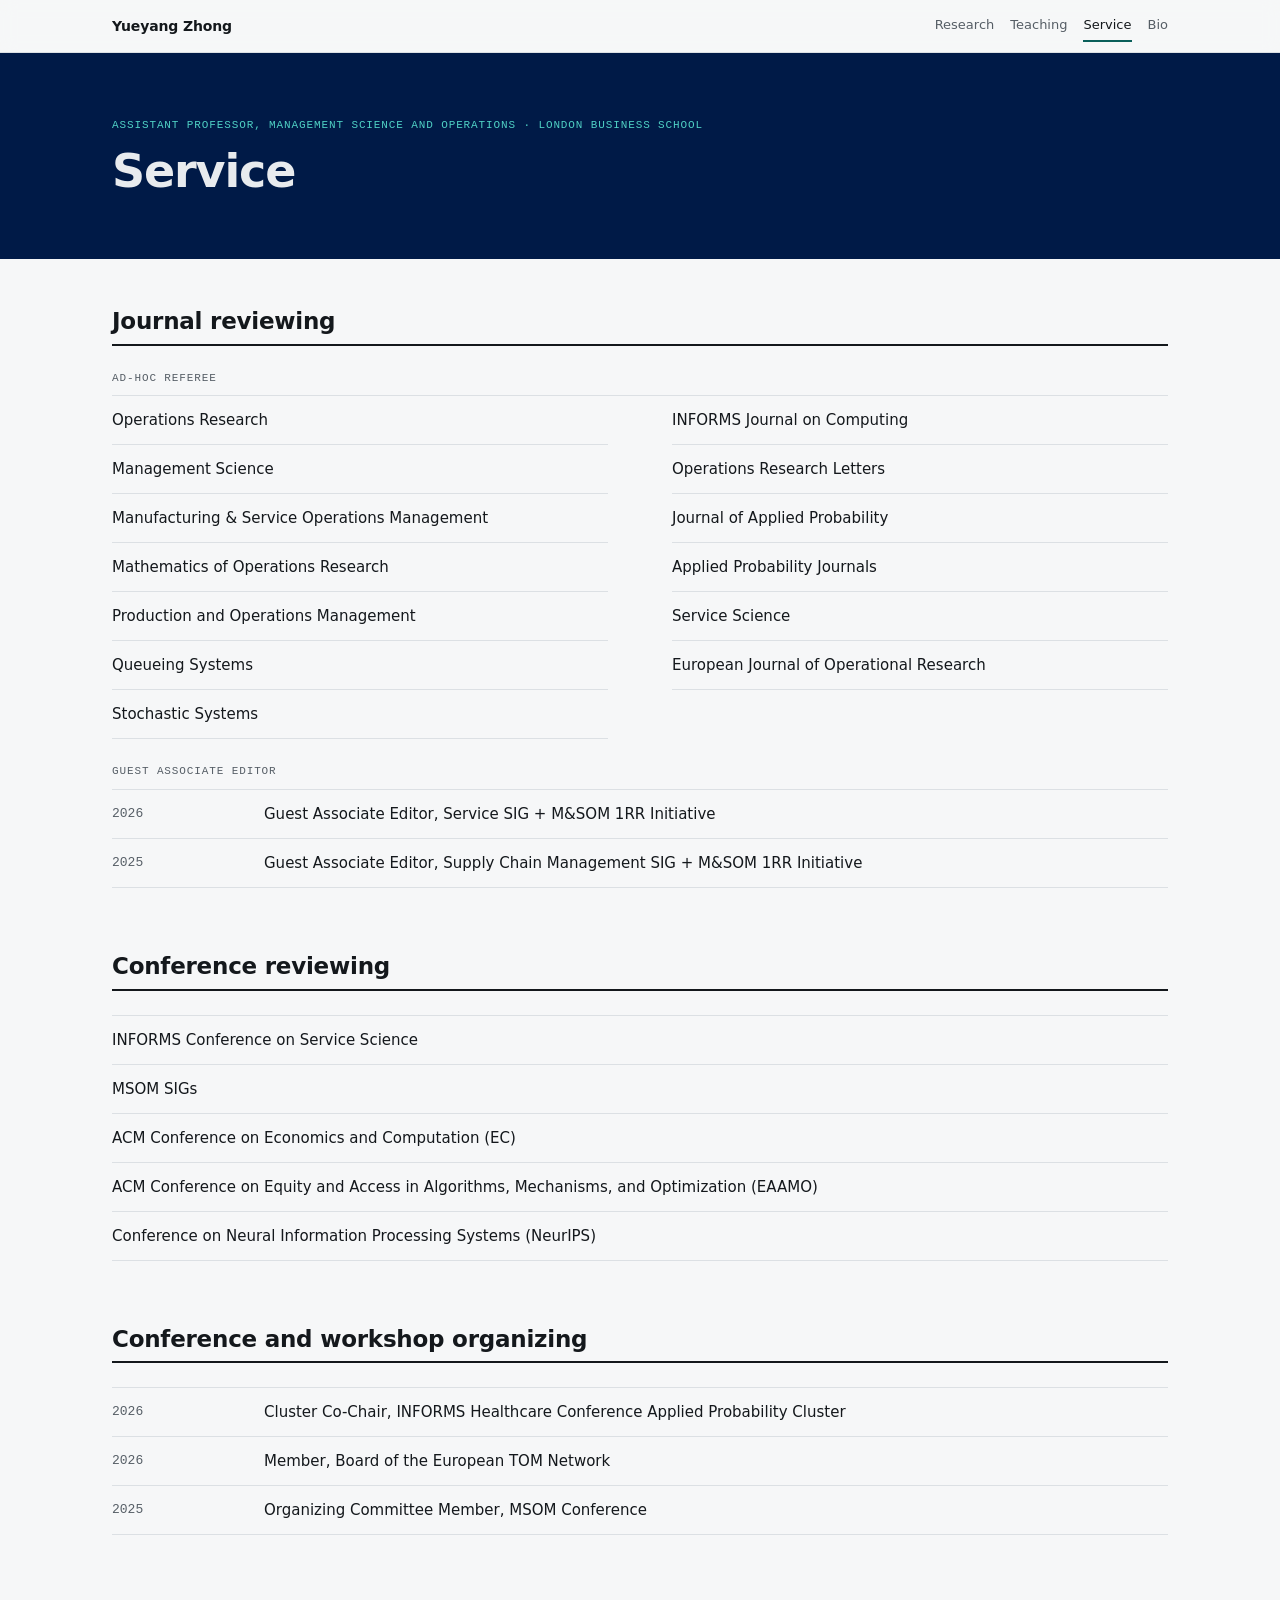
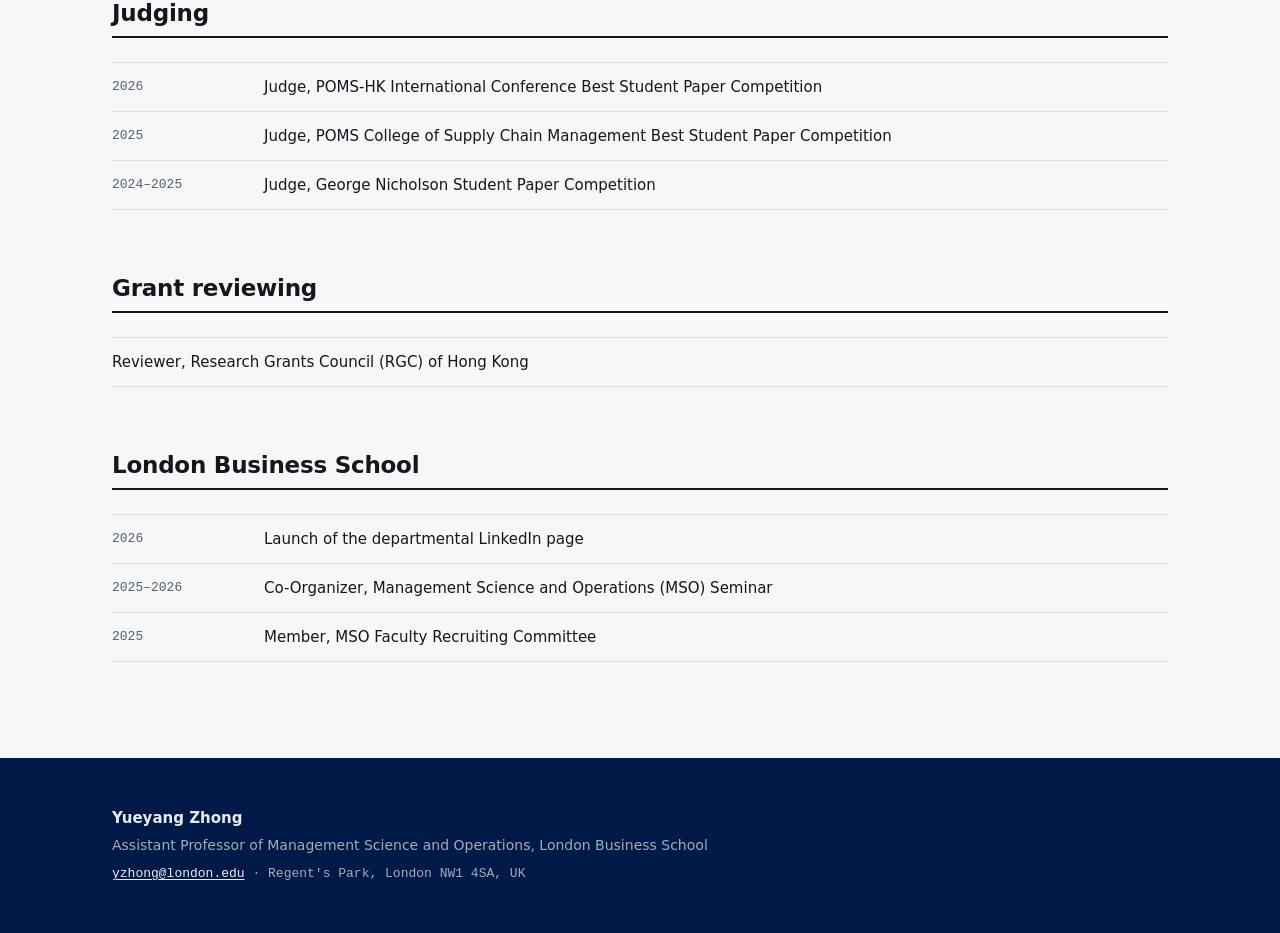
<file: service/index.html>
<!DOCTYPE html>
<html lang="en" data-design="samplepath">
<head>
<meta charset="utf-8">
<meta name="viewport" content="width=device-width, initial-scale=1">
<title>Service — Yueyang Zhong</title>
<meta name="description" content="Yueyang Zhong&#39;s academic service: journal and conference reviewing, judging, conference organizing, and committee work at London Business School.">
<link rel="canonical" href="https://yueyang-zhong.com/service/">
<meta property="og:type" content="website">
<meta property="og:site_name" content="Yueyang Zhong">
<meta property="og:locale" content="en_GB">
<meta property="og:title" content="Service — Yueyang Zhong">
<meta property="og:description" content="Yueyang Zhong&#39;s academic service: journal and conference reviewing, judging, conference organizing, and committee work at London Business School.">
<meta property="og:url" content="https://yueyang-zhong.com/service/">
<meta property="og:image" content="https://yueyang-zhong.com/img/og-card.png">
<meta property="og:image:type" content="image/png">
<meta property="og:image:width" content="1200">
<meta property="og:image:height" content="630">
<meta property="og:image:alt" content="Yueyang Zhong, Assistant Professor of Management Science and Operations, London Business School. A simulated queue-length path is drawn across a dark card.">
<meta name="twitter:card" content="summary_large_image">
<meta name="twitter:creator" content="@yueyang_zhong">
<meta name="twitter:image" content="https://yueyang-zhong.com/img/og-card.png">
<meta name="twitter:image:alt" content="Yueyang Zhong, Assistant Professor of Management Science and Operations, London Business School. A simulated queue-length path is drawn across a dark card.">
<link rel="icon" href="/favicon.svg" type="image/svg+xml">
<link rel="icon" href="/favicon.ico" sizes="16x16 32x32 48x48">
<link rel="apple-touch-icon" href="/apple-touch-icon.png">
<link rel="stylesheet" href="/styles.css">
</head>
<body>
<a class="skip" href="#main">Skip to content</a>

<header class="masthead"><div class="wrap">
  <a class="wordmark" href="/">Yueyang Zhong</a>
  <nav aria-label="Primary">
    <a href="/research/">Research</a>
    <a href="/teaching/">Teaching</a>
    <a href="/service/" aria-current="page">Service</a>
    <a href="/bio/">Bio</a>
  </nav>
</div></header>

<main id="main">
<div class="band plain">
  <div class="wrap">
    <p class="kicker">Assistant Professor, Management Science and Operations · London Business School</p>
    <h1>Service</h1>
  </div>
</div>
<div class="wrap"><div class="page">

  <section class="section" id="journal-reviewing">
    <h2>Journal reviewing</h2>
    <p class="subhead">Ad-hoc referee</p>
    <ul class="rows undated cols">
      <li><div class="rv"><p>Operations Research</p></div></li>
      <li><div class="rv"><p>Management Science</p></div></li>
      <li><div class="rv"><p>Manufacturing &amp; Service Operations Management</p></div></li>
      <li><div class="rv"><p>Mathematics of Operations Research</p></div></li>
      <li><div class="rv"><p>Production and Operations Management</p></div></li>
      <li><div class="rv"><p>Queueing Systems</p></div></li>
      <li><div class="rv"><p>Stochastic Systems</p></div></li>
      <li><div class="rv"><p>INFORMS Journal on Computing</p></div></li>
      <li><div class="rv"><p>Operations Research Letters</p></div></li>
      <li><div class="rv"><p>Journal of Applied Probability</p></div></li>
      <li><div class="rv"><p>Applied Probability Journals</p></div></li>
      <li><div class="rv"><p>Service Science</p></div></li>
      <li><div class="rv"><p>European Journal of Operational Research</p></div></li>
    </ul>
    <div class="group">
      <p class="subhead">Guest associate editor</p>
      <ul class="rows">
        <li><span class="rk">2026</span><div class="rv"><p>Guest Associate Editor, Service SIG + M&amp;SOM 1RR Initiative</p></div></li>
        <li><span class="rk">2025</span><div class="rv"><p>Guest Associate Editor, Supply Chain Management SIG + M&amp;SOM 1RR Initiative</p></div></li>
      </ul>
    </div>
  </section>
  <section class="section" id="conference-reviewing">
    <h2>Conference reviewing</h2>
    <ul class="rows undated">
      <li>
        <div class="rv"><p>INFORMS Conference on Service Science</p></div>
      </li>
      <li>
        <div class="rv"><p>MSOM SIGs</p></div>
      </li>
      <li>
        <div class="rv"><p>ACM Conference on Economics and Computation (EC)</p></div>
      </li>
      <li>
        <div class="rv"><p>ACM Conference on Equity and Access in Algorithms, Mechanisms, and Optimization (EAAMO)</p></div>
      </li>
      <li>
        <div class="rv"><p>Conference on Neural Information Processing Systems (NeurIPS)</p></div>
      </li>
    </ul>
  </section>
  <section class="section" id="organizing">
    <h2>Conference and workshop organizing</h2>
    <ul class="rows">
      <li>
        <span class="rk">2026</span>
        <div class="rv"><p>Cluster Co-Chair, INFORMS Healthcare Conference Applied Probability Cluster</p></div>
      </li>
      <li>
        <span class="rk">2026</span>
        <div class="rv"><p>Member, Board of the European TOM Network</p></div>
      </li>
      <li>
        <span class="rk">2025</span>
        <div class="rv"><p>Organizing Committee Member, MSOM Conference</p></div>
      </li>
    </ul>
  </section>
  <section class="section" id="judging">
    <h2>Judging</h2>
    <ul class="rows">
      <li>
        <span class="rk">2026</span>
        <div class="rv"><p>Judge, POMS-HK International Conference Best Student Paper Competition</p></div>
      </li>
      <li>
        <span class="rk">2025</span>
        <div class="rv"><p>Judge, POMS College of Supply Chain Management Best Student Paper Competition</p></div>
      </li>
      <li>
        <span class="rk">2024–2025</span>
        <div class="rv"><p>Judge, George Nicholson Student Paper Competition</p></div>
      </li>
    </ul>
  </section>
  <section class="section" id="grant-reviewing">
    <h2>Grant reviewing</h2>
    <ul class="rows undated">
      <li>
        <div class="rv"><p>Reviewer, Research Grants Council (RGC) of Hong Kong</p></div>
      </li>
    </ul>
  </section>
  <section class="section" id="school-service">
    <h2>London Business School</h2>
    <ul class="rows">
      <li>
        <span class="rk">2026</span>
        <div class="rv"><p>Launch of the departmental LinkedIn page</p></div>
      </li>
      <li>
        <span class="rk">2025–2026</span>
        <div class="rv"><p>Co-Organizer, Management Science and Operations (MSO) Seminar</p></div>
      </li>
      <li>
        <span class="rk">2025</span>
        <div class="rv"><p>Member, MSO Faculty Recruiting Committee</p></div>
      </li>
    </ul>
  </section>

</div></div>
</main>

<footer class="footer"><div class="wrap">
  <div>
    <p class="fname">Yueyang Zhong</p>
    <p class="frole">Assistant Professor of Management Science and Operations, London Business School</p>
    <p class="fmeta"><a href="mailto:yzhong@london.edu">yzhong@london.edu</a> &middot; Regent&#39;s Park, London NW1 4SA, UK</p>
  </div>
</div></footer>
</body>
</html>
</file>
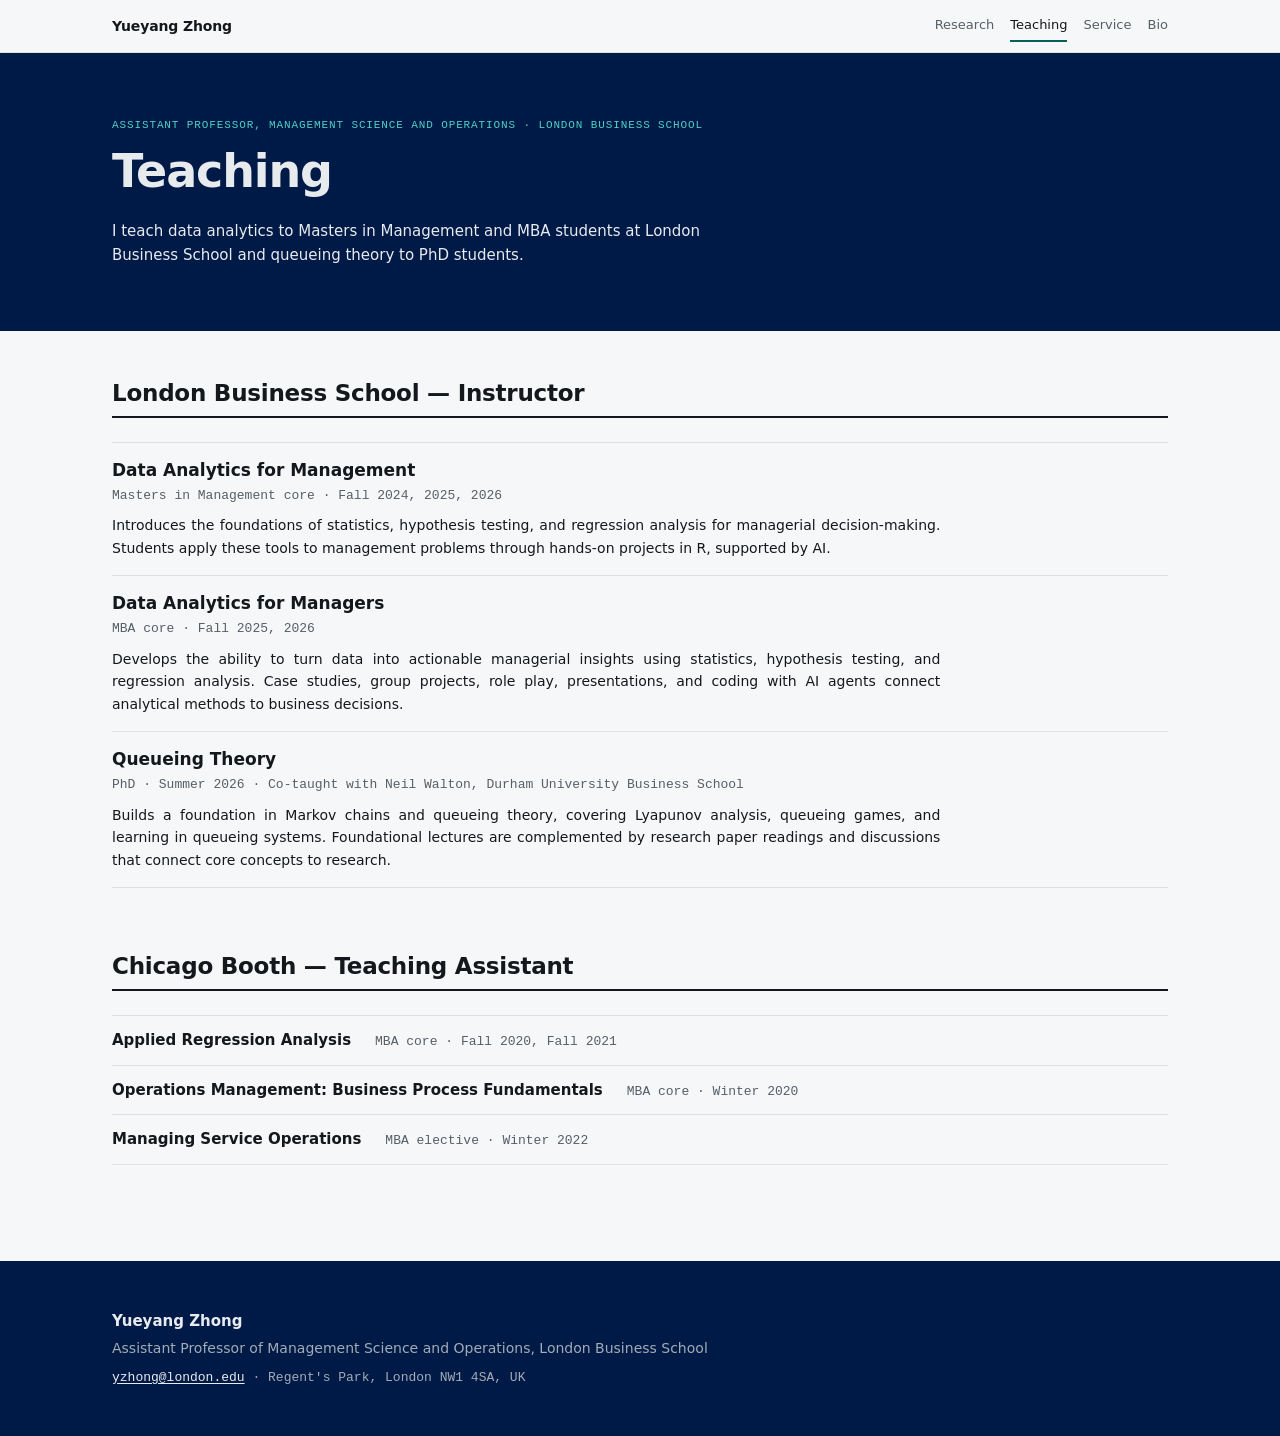
<file: teaching/index.html>
<!DOCTYPE html>
<html lang="en" data-design="samplepath">
<head>
<meta charset="utf-8">
<meta name="viewport" content="width=device-width, initial-scale=1">
<title>Teaching — Yueyang Zhong</title>
<meta name="description" content="Yueyang Zhong&#39;s teaching at London Business School: data analytics for Masters in Management and MBA students, queueing theory for PhD students.">
<link rel="canonical" href="https://yueyang-zhong.com/teaching/">
<meta property="og:type" content="website">
<meta property="og:site_name" content="Yueyang Zhong">
<meta property="og:locale" content="en_GB">
<meta property="og:title" content="Teaching — Yueyang Zhong">
<meta property="og:description" content="Yueyang Zhong&#39;s teaching at London Business School: data analytics for Masters in Management and MBA students, queueing theory for PhD students.">
<meta property="og:url" content="https://yueyang-zhong.com/teaching/">
<meta property="og:image" content="https://yueyang-zhong.com/img/og-card.png">
<meta property="og:image:type" content="image/png">
<meta property="og:image:width" content="1200">
<meta property="og:image:height" content="630">
<meta property="og:image:alt" content="Yueyang Zhong, Assistant Professor of Management Science and Operations, London Business School. A simulated queue-length path is drawn across a dark card.">
<meta name="twitter:card" content="summary_large_image">
<meta name="twitter:creator" content="@yueyang_zhong">
<meta name="twitter:image" content="https://yueyang-zhong.com/img/og-card.png">
<meta name="twitter:image:alt" content="Yueyang Zhong, Assistant Professor of Management Science and Operations, London Business School. A simulated queue-length path is drawn across a dark card.">
<link rel="icon" href="/favicon.svg" type="image/svg+xml">
<link rel="icon" href="/favicon.ico" sizes="16x16 32x32 48x48">
<link rel="apple-touch-icon" href="/apple-touch-icon.png">
<link rel="stylesheet" href="/styles.css">
</head>
<body>
<a class="skip" href="#main">Skip to content</a>

<header class="masthead"><div class="wrap">
  <a class="wordmark" href="/">Yueyang Zhong</a>
  <nav aria-label="Primary">
    <a href="/research/">Research</a>
    <a href="/teaching/" aria-current="page">Teaching</a>
    <a href="/service/">Service</a>
    <a href="/bio/">Bio</a>
  </nav>
</div></header>

<main id="main">
<div class="band plain">
  <div class="wrap">
    <div class="fitkicker">
      <p class="kicker">Assistant Professor, Management Science and Operations · London Business School</p>
      <h1>Teaching</h1>
      <p class="lede">I teach data analytics to Masters in Management and MBA students at London Business School and queueing theory to PhD students.</p>
    </div>
  </div>
</div>
<div class="wrap"><div class="page">

  <section class="section">
    <h2>London Business School — Instructor</h2>
    <div>
      <article class="course">
        <h3>Data Analytics for Management</h3>
        <p class="meta">Masters in Management core &middot; Fall 2024, 2025, 2026</p>
<p>Introduces the foundations of statistics, hypothesis testing, and regression analysis for managerial decision-making. Students apply these tools to management problems through hands-on projects in R, supported by AI.</p>      </article>
      <article class="course">
        <h3>Data Analytics for Managers</h3>
        <p class="meta">MBA core &middot; Fall 2025, 2026</p>
<p>Develops the ability to turn data into actionable managerial insights using statistics, hypothesis testing, and regression analysis. Case studies, group projects, role play, presentations, and coding with AI agents connect analytical methods to business decisions.</p>      </article>
      <article class="course">
        <h3>Queueing Theory</h3>
        <p class="meta">PhD &middot; Summer 2026 &middot; Co-taught with Neil Walton, Durham University Business School</p>
<p>Builds a foundation in Markov chains and queueing theory, covering Lyapunov analysis, queueing games, and learning in queueing systems. Foundational lectures are complemented by research paper readings and discussions that connect core concepts to research.</p>      </article>
    </div>
  </section>
  <section class="section">
    <h2>Chicago Booth — Teaching Assistant</h2>
    <ul class="courselist">
      <li><span class="ctitle">Applied Regression Analysis</span><span class="meta">MBA core &middot; Fall 2020, Fall 2021</span></li>
      <li><span class="ctitle">Operations Management: Business Process Fundamentals</span><span class="meta">MBA core &middot; Winter 2020</span></li>
      <li><span class="ctitle">Managing Service Operations</span><span class="meta">MBA elective &middot; Winter 2022</span></li>
    </ul>
  </section>

</div></div>
</main>

<footer class="footer"><div class="wrap">
  <div>
    <p class="fname">Yueyang Zhong</p>
    <p class="frole">Assistant Professor of Management Science and Operations, London Business School</p>
    <p class="fmeta"><a href="mailto:yzhong@london.edu">yzhong@london.edu</a> &middot; Regent&#39;s Park, London NW1 4SA, UK</p>
  </div>
</div></footer>
</body>
</html>
</file>
<file: styles.css>
/* GENERATED by tools/build_site.py from tokens.css + tools/site.css.
   Do not edit this file: edit those two and rebuild. */
/* ============================================================================
   tokens.css — design tokens for yueyang-zhong.com
   ----------------------------------------------------------------------------
   Written 2026-09-20. Companion to DESIGN.md. Consumed by Task 7.

   GATE B IS DECIDED: the chosen direction is SAMPLE PATH. The Broadsheet and
   Plate theme blocks have been deleted. They remain recoverable from
   _design\mockup-1.html and _design\mockup-3.html, which inline the
   three-theme version of this file and are kept on disk as the record.

   HOW THIS FILE IS ORGANISED

   Part 1  Invariants. Spacing, motion, focus, layout and z-index. Structural
           rather than stylistic, and unchanged from the three-direction
           version of this file.

   Part 2  The Sample Path theme: font stacks, type scale, colour palette,
           density and border rules, scoped to [data-design="samplepath"].
           Set it on the root element:  <html lang="en" data-design="samplepath">

   No @import, no @font-face, no CDN, no webfont. Every font stack below
   resolves against fonts already on the reader's machine, so this file has
   zero network dependencies and the site ships zero font bytes. See
   DESIGN.md §3.4 for why Sample Path in particular does not need one.

   Every colour pair is measured, not asserted. Run
   `venv\Scripts\python.exe _design\contrast.py` after changing any colour;
   it exits non-zero if a pair drops below its WCAG 2.1 AA threshold.
   ========================================================================= */

/* ============================================================================
   PART 1 — INVARIANTS
   ========================================================================= */

:root {
  /* --- Spacing scale ------------------------------------------------------
     A single 8px-rooted scale with two sub-8 steps for inline gaps. Named by
     t-shirt size so a component never invents a number. Anything not on this
     scale is a bug, with one exception: optical alignment of the motif, which
     is documented inline where it occurs. */
  --space-3xs: 0.25rem; /*  4px */
  --space-2xs: 0.5rem; /*  8px */
  --space-xs: 0.75rem; /* 12px */
  --space-s: 1rem; /* 16px */
  --space-m: 1.5rem; /* 24px */
  --space-l: 2rem; /* 32px */
  --space-xl: 3rem; /* 48px */
  --space-2xl: 4rem; /* 64px */
  --space-3xl: 6rem; /* 96px */
  --space-4xl: 8rem; /* 128px */

  /* --- Layout -------------------------------------------------------------
     --measure is the reading measure for prose. The theme overrides it; the
     value here is the fallback. --gutter grows with the viewport so the
     390px case is not starved and the 1440px case is not cramped. */
  --measure: 66ch;
  --measure-tight: 58ch;
  --page-max: 72rem;
  --gutter: clamp(1.25rem, 4vw, 3rem);

  /* Clears the sticky masthead when an anchor is targeted. IA.md §2.3.1 makes
     this mandatory: without it the browser scrolls a paper entry underneath
     the header and the anchor arrival lands on the wrong paper. */
  --anchor-offset: 5.5rem;

  /* --- Motion -------------------------------------------------------------
     Four durations and one signature. Anything longer than --motion-slow on
     an interaction is a delay the reader can feel and did not ask for. */
  --motion-instant: 90ms;
  --motion-fast: 160ms;
  --motion-base: 240ms;
  --motion-slow: 420ms;
  --motion-signature: 2600ms; /* the hero motif draw, once, on load */
  --motion-signature-delay: 250ms;

  --ease-out: cubic-bezier(0.22, 0.7, 0.3, 1);
  --ease-in-out: cubic-bezier(0.65, 0, 0.35, 1);
  --ease-step: steps(1, end);

  /* --- Focus --------------------------------------------------------------
     One focus treatment across the whole site. Colour comes from the theme;
     geometry does not, because an inconsistent focus ring is a usability bug
     rather than a style choice. */
  --focus-width: 3px;
  --focus-offset: 2px;

  /* --- Elevation ----------------------------------------------------------
     Deliberately minimal. This site separates things with rules and space,
     not shadows; a drop shadow on an academic paper list reads as a product
     dashboard. --elev-1 exists only for chrome that floats over content
     (the mobile jump bar), and nothing else may use it. */
  --elev-0: none;
  --elev-1: 0 1px 2px rgb(0 0 0 / 0.06), 0 4px 12px rgb(0 0 0 / 0.05);

  /* --- Stacking ----------------------------------------------------------- */
  --z-base: 0;
  --z-sticky: 10;
  --z-masthead: 20;
  --z-skiplink: 100;
}

/* Reduced motion is honoured at the token level, so a component that forgets
   to write its own media query still gets the right behaviour. The signature
   motif goes to zero duration, which means it renders in its final, complete
   state — not that it disappears. */
@media (prefers-reduced-motion: reduce) {
  :root {
    --motion-instant: 1ms;
    --motion-fast: 1ms;
    --motion-base: 1ms;
    --motion-slow: 1ms;
    --motion-signature: 1ms;
    --motion-signature-delay: 0ms;
  }
}

/* ============================================================================
   PART 2 — THEME: SAMPLE PATH

   Type role names, in the order they appear in an entry:

     --font-display / --font-body / --font-meta   font stacks
     --t-display  page H1
     --t-h2       direction heading (I. Behavioral and strategic queueing)
     --t-h3       paper title
     --t-body     overview, takeaway
     --t-small    author line, abstract
     --t-meta     third line (status), credit bullets, link row
     --t-micro    letterspaced labels and counts

   Each --t-* role has a matching --lh-* line height and --ls-* letter spacing
   where it differs from normal.
   ========================================================================= */

[data-design="samplepath"] {
  /* Fonts — the platform UI sans, plus the platform monospace for anything
     that is a value rather than a word. ui-monospace and the Cascadia/Consolas
     fallbacks all carry tabular figures, which is the point: the third line,
     years, page ranges and counts line up in a column. */
  --font-display: system-ui, -apple-system, "Segoe UI Variable Display",
    "Segoe UI", Roboto, "Helvetica Neue", Arial, sans-serif;
  --font-body: var(--font-display);
  --font-meta: ui-monospace, SFMono-Regular, "SF Mono", "Cascadia Mono",
    "Segoe UI Mono", Consolas, "Liberation Mono", Menlo, monospace;

  /* Type scale — 1.2 (minor third) off a 15px base. This direction buys its
     legibility from alignment and whitespace discipline rather than size. */
  --t-display: clamp(1.875rem, 1.4rem + 2vw, 2.875rem); /* 30 → 46 */
  --t-h2: clamp(1.1875rem, 1.05rem + 0.6vw, 1.4375rem); /* 19 → 23 */
  --t-h3: 1.0625rem; /* 17 */
  --t-body: 0.9375rem; /* 15 */
  --t-small: 0.875rem; /* 14 */
  --t-meta: 0.8125rem; /* 13 */
  --t-micro: 0.6875rem; /* 11 */

  --lh-display: 1.05;
  --lh-h2: 1.25;
  --lh-h3: 1.35;
  --lh-body: 1.6;
  --lh-small: 1.5;
  --lh-meta: 1.35;

  --ls-display: -0.025em;
  --ls-h2: -0.01em;
  --ls-micro: 0.08em;

  --weight-body: 400;
  --weight-medium: 550;
  --weight-bold: 680;

  /* Colour — cool neutrals, one teal signal, one dark band.
     Ratios measured in _design/contrast.json. */
  --c-bg: #f6f7f8;
  --c-bg-sunk: #eef0f2;
  --c-card: #ffffff;
  --c-ink: #14181c; /* 17.84:1 on --c-card */
  --c-ink-muted: #565e66; /*  6.59:1 on --c-card */
  --c-ink-faint: #565e66;
  --c-rule: #dce0e4; /*  1.33:1 — decorative only */
  --c-rule-strong: #838c95; /*  3.18:1 — control boundaries */
  --c-accent: #0a5f5a; /*  7.51:1 on --c-card */
  --c-accent-hover: #073f3c; /* 11.76:1 */
  --c-award-ink: #6b4a00; /*  7.13:1 on --c-card — award bullet marker */
  --c-target-tint: #e8f4f3; /* 15.86:1 for --c-ink */
  --c-focus: var(--c-accent);

  /* The 3px status edge on an entry. Gate B moved status into the third line
     as words, so these two are now a redundant second channel, not the only
     one. "In progress" deliberately has no colour of its own: it takes
     --c-rule, so the edge is present but says nothing louder than the text. */
  --c-state-published: #0a5f5a; /*  7.51:1 on --c-card */
  --c-state-review: #8a4b00; /*  6.80:1 on --c-card */

  /* Dark hero band. LBS navy (PMS 282 C, RGB 0 26 71) since 2026-09-22 by the
     author's ruling, replacing the near-black #0d1117; the three inks on it
     were re-measured by _design/contrast.py and all stay above AA. */
  --c-band: #001a47;
  --c-band-ink: #e8ebee; /* 14.17:1 on --c-band */
  --c-band-muted: #a3acb6; /*  7.37:1 */
  --c-band-accent: #4fd1c5; /*  9.09:1 — the motif stroke */

  /* Density and shape.
     --measure was 62ch until 2026-09-22 (review round 4): the author found every
     prose block "split into too many unnecessary lines" and asked for boxes
     wider by half. 93ch = 1.5 x 62ch; it still sits inside every column it is
     used in, so on narrow viewports the column, not the measure, governs. */
  --measure: 93ch;
  --entry-gap: 0; /* rows meet on a shared hairline */
  --entry-pad: var(--space-s);
  --section-gap: var(--space-2xl);
  --rail-width: 15rem;
  --radius: 4px;
  --radius-chip: 3px;
  --border-hair: 1px;
  --border-emphasis: 2px;
  --target-rule: 3px;
}
/* ============================================================================
   site.css — components for yueyang-zhong.com
   ----------------------------------------------------------------------------
   Concatenated after tokens.css by tools/build_site.py, which writes the single
   served stylesheet. Edit this file or tokens.css, never site/styles.css.

   Two halves:

   PART A  The reset, the page chrome (masthead, hero band, footer) and the
           research page. Ported verbatim from RESET_CSS and SAMPLEPATH_CSS in
           _design/build_mockups.py, which produced the render the author signed
           off. Do not restyle anything here; DESIGN.md is the contract and
           _design/mockup-2.html is the reference.

   PART B  The four pages that had no mockup: home, teaching, service, bio.
           These add no new colours, no new type sizes and no new spacing
           values. Every rule below composes tokens.css and reuses the research
           page's own conventions: monospace for anything that is a value
           rather than a word, hairlines instead of shadows, and one measure for
           prose.

   PART C  Print.

   No @import. No webfont: the design is system stacks by decision, so the site
   ships zero font bytes. No url() of any kind, so the stylesheet requests
   nothing.
   ========================================================================= */

/* ============================================================================
   PART A1 — reset
   ========================================================================= */

*,*::before,*::after{box-sizing:border-box}
html{-webkit-text-size-adjust:100%}
body{margin:0}
img,svg{display:block;max-width:100%}
a{color:inherit}
h1,h2,h3,p,ul,ol,dl,figure{margin:0}
ul{padding:0;list-style:none}
:focus-visible{outline:var(--focus-width) solid var(--c-focus);
 outline-offset:var(--focus-offset)}
.skip{position:absolute;left:-9999px;top:0;z-index:var(--z-skiplink);
 padding:.75rem 1rem;background:var(--c-bg);color:var(--c-ink)}
.skip:focus{left:0}
.vh{position:absolute;width:1px;height:1px;overflow:hidden;clip-path:inset(50%);
 white-space:nowrap}
article{scroll-margin-top:var(--anchor-offset)}
section{scroll-margin-top:var(--anchor-offset)}
summary{cursor:pointer}
summary::-webkit-details-marker{display:none}

/* ============================================================================
   PART A2 — page chrome and the research page (Sample Path, as signed off)
   ========================================================================= */

body{background:var(--c-bg);color:var(--c-ink);font-family:var(--font-body);
 font-size:var(--t-body);line-height:var(--lh-body);
 -webkit-font-smoothing:antialiased}
.wrap{max-width:var(--page-max);margin:0 auto;padding:0 var(--gutter)}

.masthead{position:sticky;top:0;z-index:var(--z-masthead);
 background:color-mix(in srgb,var(--c-bg) 88%,transparent);
 backdrop-filter:saturate(140%) blur(8px);
 border-bottom:var(--border-hair) solid var(--c-rule)}
.masthead .wrap{display:flex;flex-wrap:wrap;gap:var(--space-2xs) var(--space-m);
 align-items:center;justify-content:space-between;min-height:3.25rem}
.wordmark{font-weight:var(--weight-bold);font-size:var(--t-small);
 letter-spacing:-.01em;text-decoration:none}
.masthead nav{display:flex;flex-wrap:wrap;gap:var(--space-xs) var(--space-s)}
.masthead nav a{font-size:var(--t-meta);text-decoration:none;
 color:var(--c-ink-muted);padding:.3rem 0;
 border-bottom:var(--border-emphasis) solid transparent}
.masthead nav a:hover{color:var(--c-ink)}
.masthead nav a[aria-current]{color:var(--c-ink);
 border-bottom-color:var(--c-accent)}

/* The sticky masthead over a dark band: at the top of the page the blurred
   light background would sit on top of the band. It is only sticky once it has
   left, so the band supplies its own top padding and the masthead is
   transparent until it detaches -- which is what `position:sticky` already
   does. Nothing to add; noted so it is not "fixed" later. */

/* Signature motif: the queue-length sample path, drawn once with a CSS
   stroke-dash animation. No JS. The path is complete in the markup, so with
   animation suppressed the figure is simply already finished. */
.band{background:var(--c-band);color:var(--c-band-ink);position:relative;
 overflow:hidden;padding:var(--space-2xl) 0 0}
.band h1{font-size:var(--t-display);line-height:var(--lh-display);
 letter-spacing:var(--ls-display);font-weight:var(--weight-bold)}
.band .kicker{font-family:var(--font-meta);font-size:var(--t-micro);
 letter-spacing:var(--ls-micro);text-transform:uppercase;
 color:var(--c-band-accent);margin-bottom:var(--space-xs)}
/* The label above the statement ("Research interest"), set like the kicker but
   in the muted band colour so the accent kicker stays the single signal. */
.band .olabel{font-family:var(--font-meta);font-size:var(--t-micro);
 letter-spacing:var(--ls-micro);text-transform:uppercase;
 color:var(--c-band-muted);margin-top:var(--space-m)}
.band .overview{max-width:var(--measure);margin-top:var(--space-2xs);
 color:var(--c-band-muted);font-size:var(--t-body)}
/* Review round 1 deleted the hero totals line and the motif caption. The
   caption used to supply the band's bottom padding, so the motif carries it
   now; without this the sample path runs into the edge of the dark band. */
.motif{margin-top:var(--space-l);line-height:0;
 padding-bottom:var(--space-l)}
.motif svg{width:100%;height:auto}
.motif .grid{stroke:rgb(255 255 255 / .1);stroke-width:1}
.motif .path{fill:none;stroke:var(--c-band-accent);stroke-width:2;
 stroke-linejoin:round;stroke-dasharray:2048;stroke-dashoffset:2048;
 animation:draw var(--motion-signature) var(--ease-out)
  var(--motion-signature-delay) forwards}
@keyframes draw{to{stroke-dashoffset:0}}
@media (prefers-reduced-motion:reduce){
  .motif .path{animation:none;stroke-dashoffset:0}
}

/* Two-column: sticky direction rail, then the list.
   min-width:0 on both tracks is load-bearing, not defensive. A grid item's
   default min-width is auto, so the rail's nowrap direction links would set a
   min-content width of ~1000px and push the whole page into horizontal
   scroll at 390px. With min-width:0 the rail scrolls internally instead. */
.layout{display:grid;gap:var(--space-xl);padding:var(--space-xl) 0 var(--space-2xl);
 grid-template-columns:minmax(0,1fr)}
.layout>*{min-width:0}
@media (min-width:64rem){
  .layout{grid-template-columns:var(--rail-width) minmax(0,1fr);
   gap:var(--space-2xl)}
  .rail{position:sticky;top:5rem;align-self:start}
}
.rail h2{font-family:var(--font-meta);font-size:var(--t-micro);
 letter-spacing:var(--ls-micro);text-transform:uppercase;
 color:var(--c-ink-muted);margin-bottom:var(--space-xs)}
.jumpbar ul{display:flex;gap:var(--space-2xs);overflow-x:auto;
 padding-bottom:var(--space-2xs);scrollbar-width:thin}
@media (min-width:64rem){
  .jumpbar ul{flex-direction:column;overflow:visible}
}
.jumpbar a{display:flex;gap:.55em;align-items:baseline;text-decoration:none;
 font-size:var(--t-meta);padding:.4rem .6rem;border-radius:var(--radius);
 border:var(--border-hair) solid var(--c-rule);background:var(--c-card);
 white-space:nowrap;transition:border-color var(--motion-fast) var(--ease-out)}
@media (min-width:64rem){.jumpbar a{white-space:normal}}
.jumpbar a:hover{border-color:var(--c-rule-strong)}
.jb-num{font-family:var(--font-meta);color:var(--c-accent);
 font-weight:var(--weight-bold)}
.jb-name{flex:1}
/* No paper count in the rail since 2026-09-22 (author ruling). */
.legend{margin-top:var(--space-m);font-size:var(--t-micro);
 color:var(--c-ink-muted);line-height:1.5}

/* The Methodology / Application pairs and the Topics list that open the
   column (2026-09-22). Same vocabulary as the entries: mono for labels,
   hairline rules, one measure. */
.rintro{margin-bottom:var(--section-gap)}
.facets{display:grid;gap:var(--space-xs)}
.facets>div{display:grid;gap:var(--space-3xs) var(--space-m);
 padding:var(--space-xs) 0;border-top:var(--border-hair) solid var(--c-rule)}
.facets>div:last-child{border-bottom:var(--border-hair) solid var(--c-rule)}
@media (min-width:40rem){.facets>div{grid-template-columns:8.5rem minmax(0,1fr)}}
.facets dt{font-family:var(--font-meta);font-size:var(--t-micro);
 letter-spacing:var(--ls-micro);text-transform:uppercase;color:var(--c-ink-muted);
 padding-top:.25em}
.facets dd{margin:0}
.topicshead{font-family:var(--font-meta);font-size:var(--t-micro);
 letter-spacing:var(--ls-micro);text-transform:uppercase;color:var(--c-ink-muted);
 margin-top:var(--space-l)}
/* The (I)-(IV) numerals are set by hand, so the <ol> must not add its own
   marker on top; the column is sized for the widest numeral, "(III)". */
.topics{margin-top:var(--space-xs);display:grid;gap:var(--space-xs);
 list-style:none;padding:0}
.topics li{display:grid;grid-template-columns:3.1rem 1fr;column-gap:.35em;
 align-items:baseline}
.tnum{font-family:var(--font-meta);font-size:var(--t-meta);color:var(--c-accent);
 font-weight:var(--weight-bold)}
.tname{font-weight:var(--weight-bold);text-decoration:none;
 text-underline-offset:.15em}
.tname:hover{color:var(--c-accent);text-decoration:underline}

.direction{margin-bottom:var(--section-gap)}
.direction>header{margin-bottom:var(--space-s)}
.direction h2{font-size:var(--t-h2);line-height:var(--lh-h2);
 letter-spacing:var(--ls-h2);font-weight:var(--weight-bold);
 display:flex;gap:.5em;align-items:baseline}
.dnum{font-family:var(--font-meta);font-size:var(--t-meta);
 color:var(--c-accent);font-weight:var(--weight-bold);
 border:var(--border-hair) solid var(--c-accent);border-radius:var(--radius-chip);
 padding:.1em .45em;letter-spacing:.04em}
/* No .orienting line under a direction heading since 2026-09-22. */

.list{background:var(--c-card);border:var(--border-hair) solid var(--c-rule);
 border-radius:var(--radius);overflow:hidden}
.entry{padding:var(--entry-pad);position:relative;
 border-top:var(--border-hair) solid var(--c-rule)}
.entry:first-child{border-top:0}
.entry::before{content:"";position:absolute;left:0;top:0;bottom:0;width:3px;
 background:var(--state-colour)}
.entry[data-state="published"]{--state-colour:var(--c-state-published)}
.entry[data-state="review"]{--state-colour:var(--c-state-review)}
.entry[data-state="progress"]{--state-colour:var(--c-rule)}
.entry h3{font-size:var(--t-h3);line-height:var(--lh-h3);
 font-weight:var(--weight-medium);padding-left:var(--space-xs)}
.entry>*:not(h3){padding-left:var(--space-xs)}
.authors{font-size:var(--t-small);color:var(--c-ink-muted);
 margin-top:var(--space-3xs)}
.au-self{font-weight:var(--weight-bold);color:var(--c-ink)}
.au-student{text-decoration:underline;text-decoration-style:dotted;
 text-underline-offset:.18em}
/* The third line. One slot, one treatment, whatever the state: a published
   paper's citation and a working paper's "Work in progress" are the same font,
   size and colour, because they answer the same question. */
.statusline{font-family:var(--font-meta);font-size:var(--t-meta);
 font-variant-numeric:tabular-nums;color:var(--c-ink-muted);
 margin-top:var(--space-3xs)}

/* Awards, coverage and funding as visible bullets. They used to sit below a
   one-line summary; review round 1 deleted that slot, so they now follow the
   status line directly. The award marker is the one place this list uses a
   second colour, so the strongest credential is findable without a pill. */
.credits{margin-top:var(--space-2xs);max-width:var(--measure);
 display:grid;gap:var(--space-3xs)}
.credit{position:relative;padding-left:1.1em;font-size:var(--t-meta);
 line-height:1.55;color:var(--c-ink)}
.credit::before{content:"";position:absolute;left:0;top:.55em;
 width:.34em;height:.34em;background:var(--c-ink-muted)}
.credit-award{color:var(--c-ink)}
.credit-award::before{background:var(--c-award-ink)}
.credit-k{font-family:var(--font-meta);font-size:var(--t-micro);
 letter-spacing:.06em;text-transform:uppercase;color:var(--c-ink-muted);
 margin-right:.55em}
.credit-award .credit-k{color:var(--c-award-ink)}
.credits a{color:var(--c-accent);text-underline-offset:.15em}

.links{margin-top:var(--space-2xs);display:flex;flex-wrap:wrap;
 gap:var(--space-2xs) var(--space-xs);font-family:var(--font-meta);
 font-size:var(--t-meta)}
.links a{color:var(--c-accent);text-underline-offset:.15em}
.links a:hover,.credits a:hover,.pagetail a:hover{color:var(--c-accent-hover)}

details{margin-top:var(--space-2xs)}
summary{display:inline-flex;align-items:center;gap:.5em;
 font-family:var(--font-meta);font-size:var(--t-meta);color:var(--c-accent);
 list-style:none;border:var(--border-hair) solid var(--c-rule-strong);
 border-radius:var(--radius-chip);padding:.2em .6em;
 transition:background var(--motion-fast) var(--ease-out)}
summary::before{content:"";width:.45em;height:.45em;border-right:2px solid
 currentColor;border-bottom:2px solid currentColor;transform:rotate(45deg)
 translate(-1px,-1px);transition:transform var(--motion-fast) var(--ease-out)}
details[open] summary::before{transform:rotate(-135deg) translate(-2px,-2px)}
summary:hover{background:var(--c-bg-sunk)}
/* No max-width since review round 7: the summary box spans the entry, like
   the title and byline above it, instead of stopping at 93 small characters. */
.t2-body{margin-top:var(--space-2xs);padding:var(--space-s);
 background:var(--c-bg);border-left:var(--border-emphasis) solid var(--c-rule)}
/* For 16 of 22 entries this is now the only prose on the page, not
   supplementary detail, because the one-line summary above it is gone. */
.precis{font-size:var(--t-small);line-height:1.62}

/* Justified prose (review round 7, 2026-09-22). The author asked for these
   six blocks, and only these, to be set flush left AND right: the research
   statement, the Topics texts, every paper summary, the home hooks, the
   course descriptions and the bio lede. Headings, bylines, status lines,
   lists of links and the mono metadata stay ragged. hyphens:auto is what
   makes justification safe at 93ch: without it a long word forces a river
   of white across the line. <html lang="en"> is what lets it work. */
.band .overview,.topics .ttext,.precis,.picks .hook,.course p:last-child,
.herogrid>.lede{text-align:justify;hyphens:auto;-webkit-hyphens:auto}

.entry:target{background:var(--c-target-tint)}
.entry:target::before{background:var(--c-accent);width:4px}

/* No .pagetail since 2026-09-22: the Bio cross-link and the CV lines at the
   foot of four pages were removed by the author. */

/* ============================================================================
   PART B — home, teaching, service, bio

   B1. Page skeleton. Every page opens with the same dark band as /research/,
   so the five destinations read as one site. The motif appears in one place
   only, per DESIGN.md section 8, so on these four pages the band carries the
   heading and nothing else and therefore needs its own bottom padding.
   ========================================================================= */

.band.plain{padding-bottom:var(--space-2xl)}
.band .lede{max-width:var(--measure);margin-top:var(--space-m);
 color:var(--c-band-ink);font-size:var(--t-body)}
.band .lede a{color:var(--c-band-accent);text-underline-offset:.15em}
/* The bio lede beside the portrait: "slightly narrower" than the full measure
   (review round 5), so 82ch against the 93ch used everywhere else. */
.herogrid>.lede{max-width:82ch}

main{display:block}
.page{padding:var(--space-xl) 0 var(--space-3xl);max-width:var(--page-max);
 margin:0 auto}
.section{margin-top:var(--section-gap)}
.section:first-child{margin-top:0}
.section>h2,.band-section>h2{font-size:var(--t-h2);line-height:var(--lh-h2);
 letter-spacing:var(--ls-h2);font-weight:var(--weight-bold);
 padding-bottom:var(--space-2xs);
 border-bottom:var(--border-emphasis) solid var(--c-ink)}
.section>h2+*{margin-top:var(--space-m)}
.prose{max-width:var(--measure)}
.prose p+p{margin-top:var(--space-s)}
.prose a{color:var(--c-accent);text-underline-offset:.15em}
.prose a:hover{color:var(--c-accent-hover)}

/* B2. The year-and-line row. One component for positions, education, awards,
   industry experience and every service section: the left column is a value,
   so it is monospace and tabular like the research page's third line, and the
   rows meet on a shared hairline exactly as the paper entries do. Below 34rem
   the year moves above its line rather than squeezing the text into a third of
   the viewport. */
.rows{border-top:var(--border-hair) solid var(--c-rule)}
.rows>li{border-bottom:var(--border-hair) solid var(--c-rule);
 padding:var(--space-xs) 0}
.rk{display:block;font-family:var(--font-meta);font-size:var(--t-meta);
 font-variant-numeric:tabular-nums;color:var(--c-ink-muted);
 margin-bottom:var(--space-3xs)}
@media (min-width:34rem){
  .rows>li{display:grid;grid-template-columns:8.5rem minmax(0,1fr);
   gap:var(--space-s)}
  .rk{margin-bottom:0;padding-top:.15em}
}
/* No max-width on the value column (review round 4): a position or degree
   should sit on one line where the row has room for it. */
.rv>p:first-child{font-size:var(--t-body)}
.sub{font-size:var(--t-small);color:var(--c-ink-muted);
 margin-top:var(--space-3xs)}
.sub-k{font-family:var(--font-meta);font-size:var(--t-micro);
 letter-spacing:.06em;text-transform:uppercase;color:var(--c-ink-muted);
 margin-right:.55em}
.sub a{color:var(--c-accent);text-underline-offset:.15em}
.rv .links{margin-top:var(--space-2xs)}
/* An undated list -- the journals, the conference venues -- keeps the same
   hairline rows without an empty first column. */
.rows.undated>li{display:block}

/* B3. Two-column lists where each line is short. The journals are 13 one-word
   to four-word names; a single column wastes two thirds of a desktop row. */
.cols{columns:2;column-gap:var(--space-2xl)}
@media (max-width:40rem){.cols{columns:1}}
.cols>li{break-inside:avoid}
.subhead{font-family:var(--font-meta);font-size:var(--t-micro);
 letter-spacing:var(--ls-micro);text-transform:uppercase;
 color:var(--c-ink-muted);margin-bottom:var(--space-2xs)}
/* The guest-AE subhead follows the two-column journal list directly; without
   this it sits flush against the last journal's hairline. */
.cols+.group{margin-top:var(--space-m)}
.group+.group{margin-top:var(--space-l)}

/* B4. Home hero. Text first in the DOM so the name is the first thing read on
   a phone and the first thing a screen reader reaches; the portrait floats to
   the right only once there is room for it. */
/* minmax(0,1fr) at EVERY width, not just the two-column one: an `auto` grid
   column sizes itself to a max-content child, so .herotext's max-width:100%
   would resolve against a column that had already grown past the phone, and
   the hero ran off the right edge at 390px (caught in review round 6). */
.herogrid{display:grid;grid-template-columns:minmax(0,1fr);gap:var(--space-l);
 align-items:start}
@media (min-width:52rem){
  .herogrid{grid-template-columns:minmax(0,1fr) 17rem;gap:var(--space-2xl);
   align-items:start}
  /* Home only (the portrait follows the text <div>; on /bio/ it follows the
     lede <p>). The author asked for the top of the picture to line up with
     the top of her name, so the offset is the h1's own top margin plus the
     gap between the line box and the cap height at display size. */
  .herogrid>div+.portrait{margin-top:calc(var(--space-3xs) + .17 * var(--t-display))}
}
.band .herogrid h1{margin-top:var(--space-3xs)}
.band .affil{margin-top:var(--space-2xs);font-size:var(--t-body);
 color:var(--c-band-ink)}
/* "Exactly as wide as the affiliation line" (review round 5). A block sized to
   its max-content is as wide as its widest unbreakable line; a child set to
   width:0 contributes nothing to that measurement and then min-width:100%
   stretches it back to the block. So the statement (and the button row and
   the contact lines under it) take the affiliation's width, and nothing is
   hard-coded. max-width:100% keeps the block inside its column on phones,
   where the affiliation itself wraps. Same trick as .fitkicker on /teaching/. */
.herotext{width:max-content;max-width:100%}
.herotext>:not(h1):not(.affil){width:0;min-width:100%}
.band .identity{margin-top:var(--space-m);color:var(--c-band-muted)}
/* The motto under the identity sentence (review round 10): set like a pull
   quote -- italic, band ink rather than muted so it reads as her voice, and a
   thin accent rule on the left, the same stroke colour as the hero figure. The
   rule is decoration (the text carries the meaning), so no contrast pair. */
.band .motto{margin-top:var(--space-s);padding-left:var(--space-s);
  border-left:2px solid var(--c-band-accent);font-style:italic;
  color:var(--c-band-ink)}
.fitkicker{width:max-content;max-width:100%}
.fitkicker>.lede{width:0;min-width:100%}

/* The portrait is a 5:4 landscape frame shown in a SQUARE slot (review round 6,
   2026-09-22: "larger and square like on my current website"; it was a 4:5
   upright slot at 13rem before). object-fit trims a tenth off each side and
   keeps the full height, so nothing of the head or shoulders is lost; a hard
   crop baked into the file would be one irreversible guess about framing. */
.portrait{display:block;width:9.5rem;border-radius:var(--radius);
 overflow:hidden;background:var(--c-bg-sunk)}
.portrait img{width:100%;height:auto;aspect-ratio:1/1;object-fit:cover;
 object-position:48% 50%}
@media (min-width:52rem){.portrait{width:17rem}}
.biophoto{width:9.5rem;margin-bottom:var(--space-m)}
@media (min-width:40rem){.biophoto{width:15rem}}

/* B5. Button row. Four identical outlined buttons since 2026-09-22 (author
   ruling): no dominant action, no filled button anywhere on the site. */
.actions{display:flex;flex-wrap:wrap;gap:var(--space-2xs) var(--space-s);
 margin-top:var(--space-m)}
.actions a{display:inline-flex;align-items:center;gap:.4em;
 font-size:var(--t-meta);font-family:var(--font-meta);text-decoration:none;
 padding:.5em .9em;border-radius:var(--radius);
 border:var(--border-hair) solid var(--c-band-muted);
 color:var(--c-band-ink);
 transition:border-color var(--motion-fast) var(--ease-out),
  background var(--motion-fast) var(--ease-out)}
.actions a:hover{border-color:var(--c-band-accent)}

/* B6. Office and email under the buttons, each led by a 16px inline icon in
   currentColor. Replaces the credential strip (2026-09-22). */
.contactlines{display:grid;gap:var(--space-2xs);
 margin-top:var(--space-l);padding-top:var(--space-s);
 border-top:var(--border-hair) solid rgb(255 255 255 / .14);
 font-family:var(--font-meta);font-size:var(--t-meta);
 color:var(--c-band-muted)}
.contactlines li{display:flex;gap:.6em;align-items:flex-start}
.contactlines .ico{flex:none;width:1rem;height:1rem;margin-top:.15em;
 fill:currentColor;color:var(--c-band-accent)}
.contactlines a{color:var(--c-band-ink);text-underline-offset:.15em}
.contactlines a:hover{color:var(--c-band-accent)}

/* B7. Selected work on the home page. Deliberately not the research entry
   component: three papers with one sentence each, no status edge, no
   disclosure. Same card surface and hairlines so it still looks like the same
   site. */
.picks{background:var(--c-card);border:var(--border-hair) solid var(--c-rule);
 border-radius:var(--radius);overflow:hidden}
.picks>li{padding:var(--space-s);
 border-top:var(--border-hair) solid var(--c-rule)}
.picks>li:first-child{border-top:0}
.picks h3{font-size:var(--t-h3);line-height:var(--lh-h3);
 font-weight:var(--weight-medium)}
.picks h3 a{text-decoration:none;text-underline-offset:.15em}
.picks h3 a:hover{color:var(--c-accent);text-decoration:underline}
.picks .statusline{margin-top:var(--space-3xs)}
/* No max-width on the hook (review round 7): at the small size, 93ch came out
   narrower than the title above it, which is what the author saw. The card
   bounds it now, so the hook is exactly as wide as the title. */
.picks .hook{margin-top:var(--space-2xs);font-size:var(--t-small)}
.morelink{margin-top:var(--space-s);font-family:var(--font-meta);
 font-size:var(--t-meta)}
.morelink a{color:var(--c-accent);text-underline-offset:.15em}
.morelink a:hover{color:var(--c-accent-hover)}

/* B8. Currently. A dated list that is expected to go stale, so it says when it
   was last true. */
.nowlist{display:grid;gap:var(--space-2xs);max-width:var(--measure)}
.nowlist li{position:relative;padding-left:1.1em;font-size:var(--t-small)}
.nowlist li::before{content:"";position:absolute;left:0;top:.6em;
 width:.34em;height:.34em;background:var(--c-accent)}
.nowlist a{color:var(--c-accent);text-underline-offset:.15em}
.asof{margin-top:var(--space-s);font-family:var(--font-meta);
 font-size:var(--t-micro);color:var(--c-ink-muted)}

/* B9. Call to action. The one sunk panel on the site, because it is an offer
   rather than a record. */
.cta{margin-top:var(--section-gap);padding:var(--space-l);
 background:var(--c-bg-sunk);border-left:var(--target-rule) solid var(--c-accent);
 border-radius:var(--radius)}
.cta h2{font-size:var(--t-h2);line-height:var(--lh-h2);
 letter-spacing:var(--ls-h2);font-weight:var(--weight-bold)}
.cta p{margin-top:var(--space-2xs);max-width:var(--measure)}
.cta a{color:var(--c-accent);text-underline-offset:.15em}
.cta a:hover{color:var(--c-accent-hover)}

/* B10. Courses: a short heading, then metadata, then her sentence. Same
   three-tier shape as a paper entry, without the edge. The PhD students,
   Methods and bio Research sections were removed on 2026-09-22, and their
   rules (.student, .methods, .topic) with them. */
.course{padding:var(--space-s) 0;
 border-bottom:var(--border-hair) solid var(--c-rule)}
.course:first-child{border-top:var(--border-hair) solid var(--c-rule)}
.course h3{font-size:var(--t-h3);line-height:var(--lh-h3);
 font-weight:var(--weight-medium)}
.course .meta{margin-top:var(--space-3xs);font-family:var(--font-meta);
 font-size:var(--t-meta);color:var(--c-ink-muted);
 font-variant-numeric:tabular-nums}
.course p:last-child{margin-top:var(--space-2xs);
 max-width:var(--measure);font-size:var(--t-small)}
/* The compact list for the Booth TA courses: title and meta on one row, no
   description, same hairlines. */
.courselist{border-top:var(--border-hair) solid var(--c-rule)}
.courselist li{display:flex;flex-wrap:wrap;gap:var(--space-3xs) var(--space-m);
 align-items:baseline;padding:var(--space-xs) 0;
 border-bottom:var(--border-hair) solid var(--c-rule)}
.courselist .ctitle{font-weight:var(--weight-medium)}
.courselist .meta{font-family:var(--font-meta);font-size:var(--t-meta);
 color:var(--c-ink-muted);font-variant-numeric:tabular-nums}

/* B12. Footer. Text, not a logo image: the affiliation is a fact, and a
   bitmap of a wordmark is a network request that says the same thing. */
.footer{background:var(--c-band);color:var(--c-band-ink);
 padding:var(--space-xl) 0}
/* One column since review round 6 (2026-09-22): the links column is gone. */
.footer .wrap{display:grid;gap:var(--space-m)}
.footer .fname{font-weight:var(--weight-bold)}
.footer .frole{margin-top:var(--space-3xs);font-size:var(--t-small);
 color:var(--c-band-muted);max-width:var(--measure)}
.footer .fmeta{margin-top:var(--space-2xs);font-family:var(--font-meta);
 font-size:var(--t-meta);color:var(--c-band-muted)}
.footer .fmeta a{color:var(--c-band-ink);text-underline-offset:.15em}
.footer a:hover{color:var(--c-band-accent)}

/* B13. 404. Short by design: it exists to get the reader to one of five
   places, not to apologise. */
.notfound{padding:var(--space-3xl) 0;max-width:var(--measure)}
.notfound h1{font-size:var(--t-display);line-height:var(--lh-display);
 letter-spacing:var(--ls-display);font-weight:var(--weight-bold);
 margin-bottom:var(--space-m)}
.notfound ul{margin-top:var(--space-m);display:grid;gap:var(--space-2xs)}
.notfound a{color:var(--c-accent)}

/* ============================================================================
   PART C — print

   A browser prints only an OPEN <details>, and after review round 1 the
   disclosure holds the only prose on the page for most entries, so a default
   print of /research/ would come out as a list of bare titles. Forcing it open
   is therefore a content requirement, not a nicety.

   Three mechanisms, because the UA hides closed disclosure content differently
   across engines: `display` on the children, `content-visibility` on the
   modern ::details-content pseudo, and the `open` attribute selector.
   ========================================================================= */

@media print{
  :root{--c-bg:#fff;--c-card:#fff;--c-bg-sunk:#fff}
  body{background:#fff;color:#000;font-size:10pt}
  details{display:block}
  details>*{display:block!important}
  details:not([open])>*:not(summary){display:block!important}
  details::details-content{content-visibility:visible!important;
   display:block!important;block-size:auto!important}
  summary{display:none}
  .t2-body{border-left:1pt solid #999;background:none;padding:0 0 0 8pt}
  /* Furniture a sheet of paper has no use for. */
  .motif,.jumpbar,.rail,.skip,.masthead,.actions,.cta,
  .morelink{display:none}
  .layout{display:block;padding:0}
  .band,.footer{background:none;color:#000;padding:0 0 12pt}
  .band .kicker,.band .olabel,.band .overview,.band .lede,.band .identity,
  .band .motto,.contactlines,.contactlines .ico,.footer .frole,.footer .fmeta{color:#000}
  .band .motto{border-left-color:#000}
  .list,.picks{border:none}
  .entry,.picks>li{break-inside:avoid;page-break-inside:avoid}
  .entry::before{display:none}
  .direction{break-before:auto}
  .direction>header{break-after:avoid;page-break-after:avoid}
  /* A printed page cannot be clicked, so a bare URL after each link is the
     only way the reader gets the destination. Entry links only: the nav and
     the footer are gone. */
  .links a::after,.credits a::after{content:" (" attr(href) ")";
   font-size:8pt;color:#444;word-break:break-all}
  a{text-decoration:none;color:#000}
}
</file>
